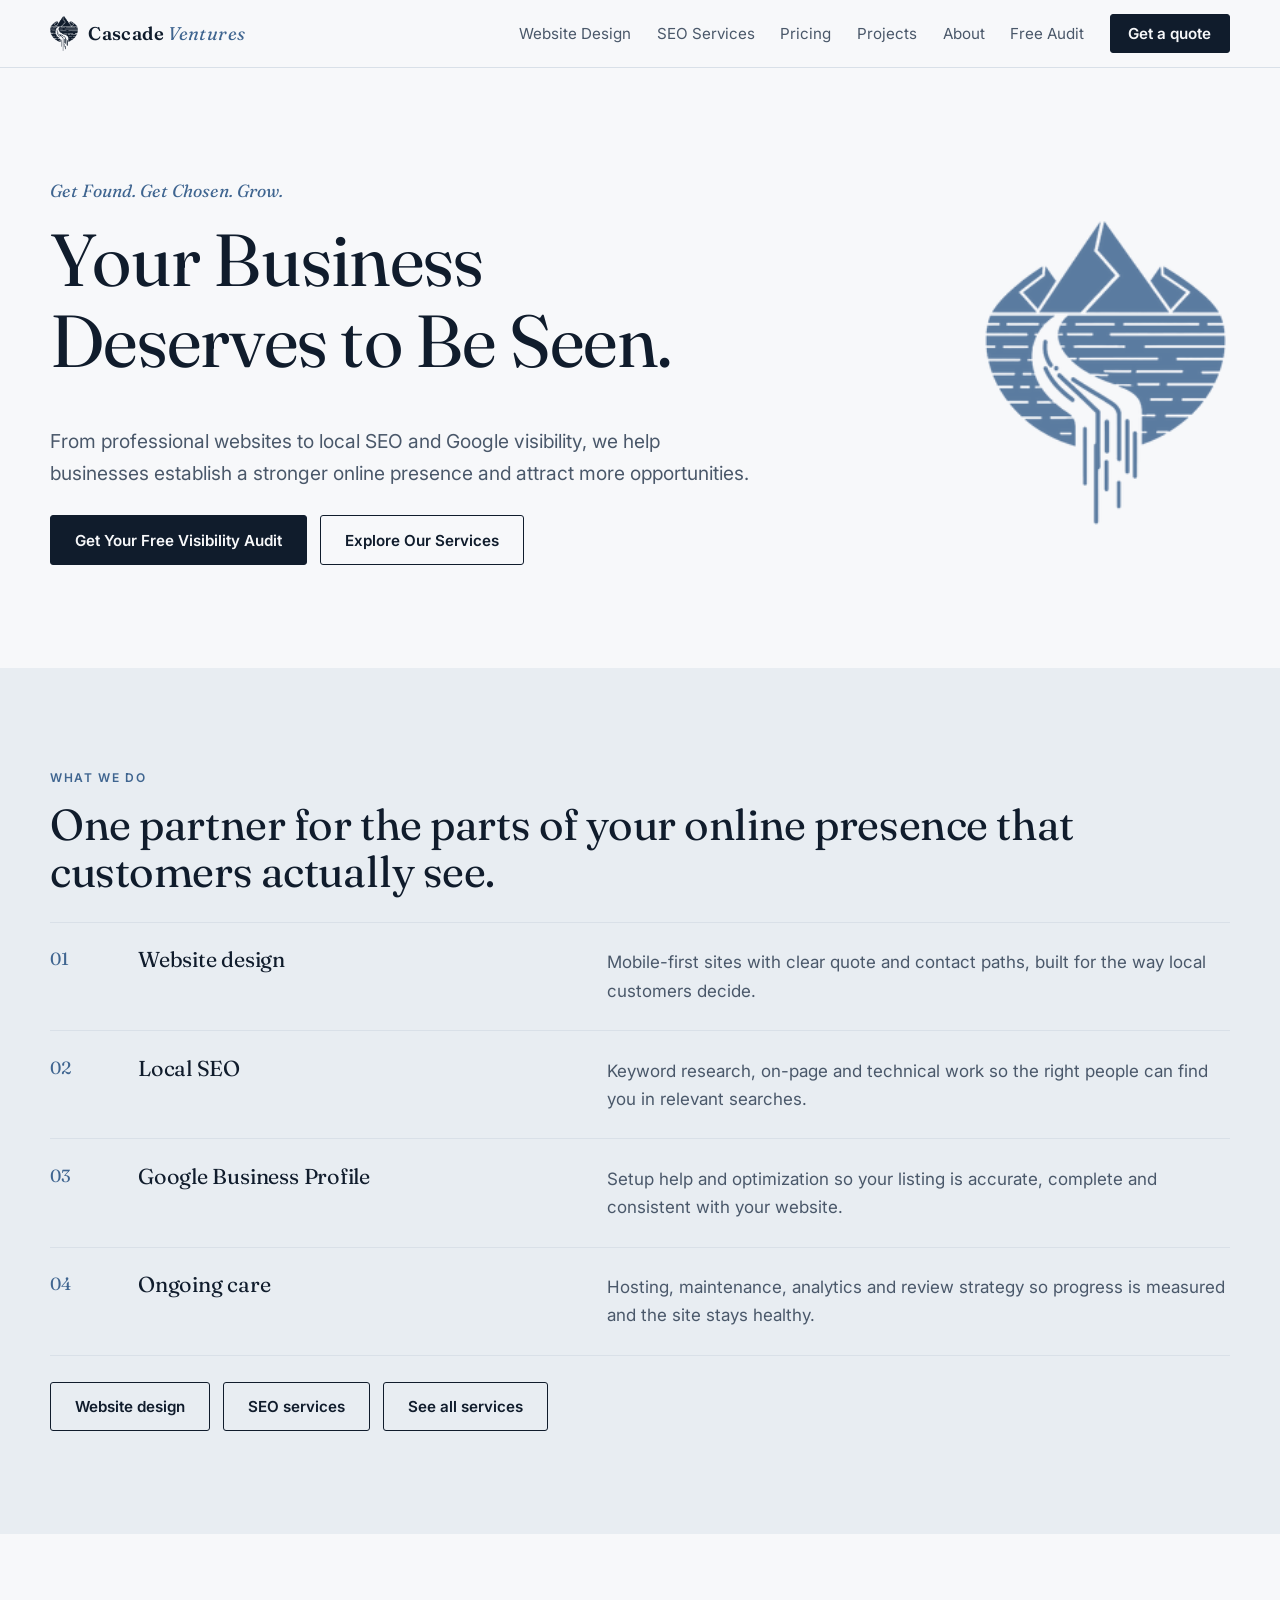
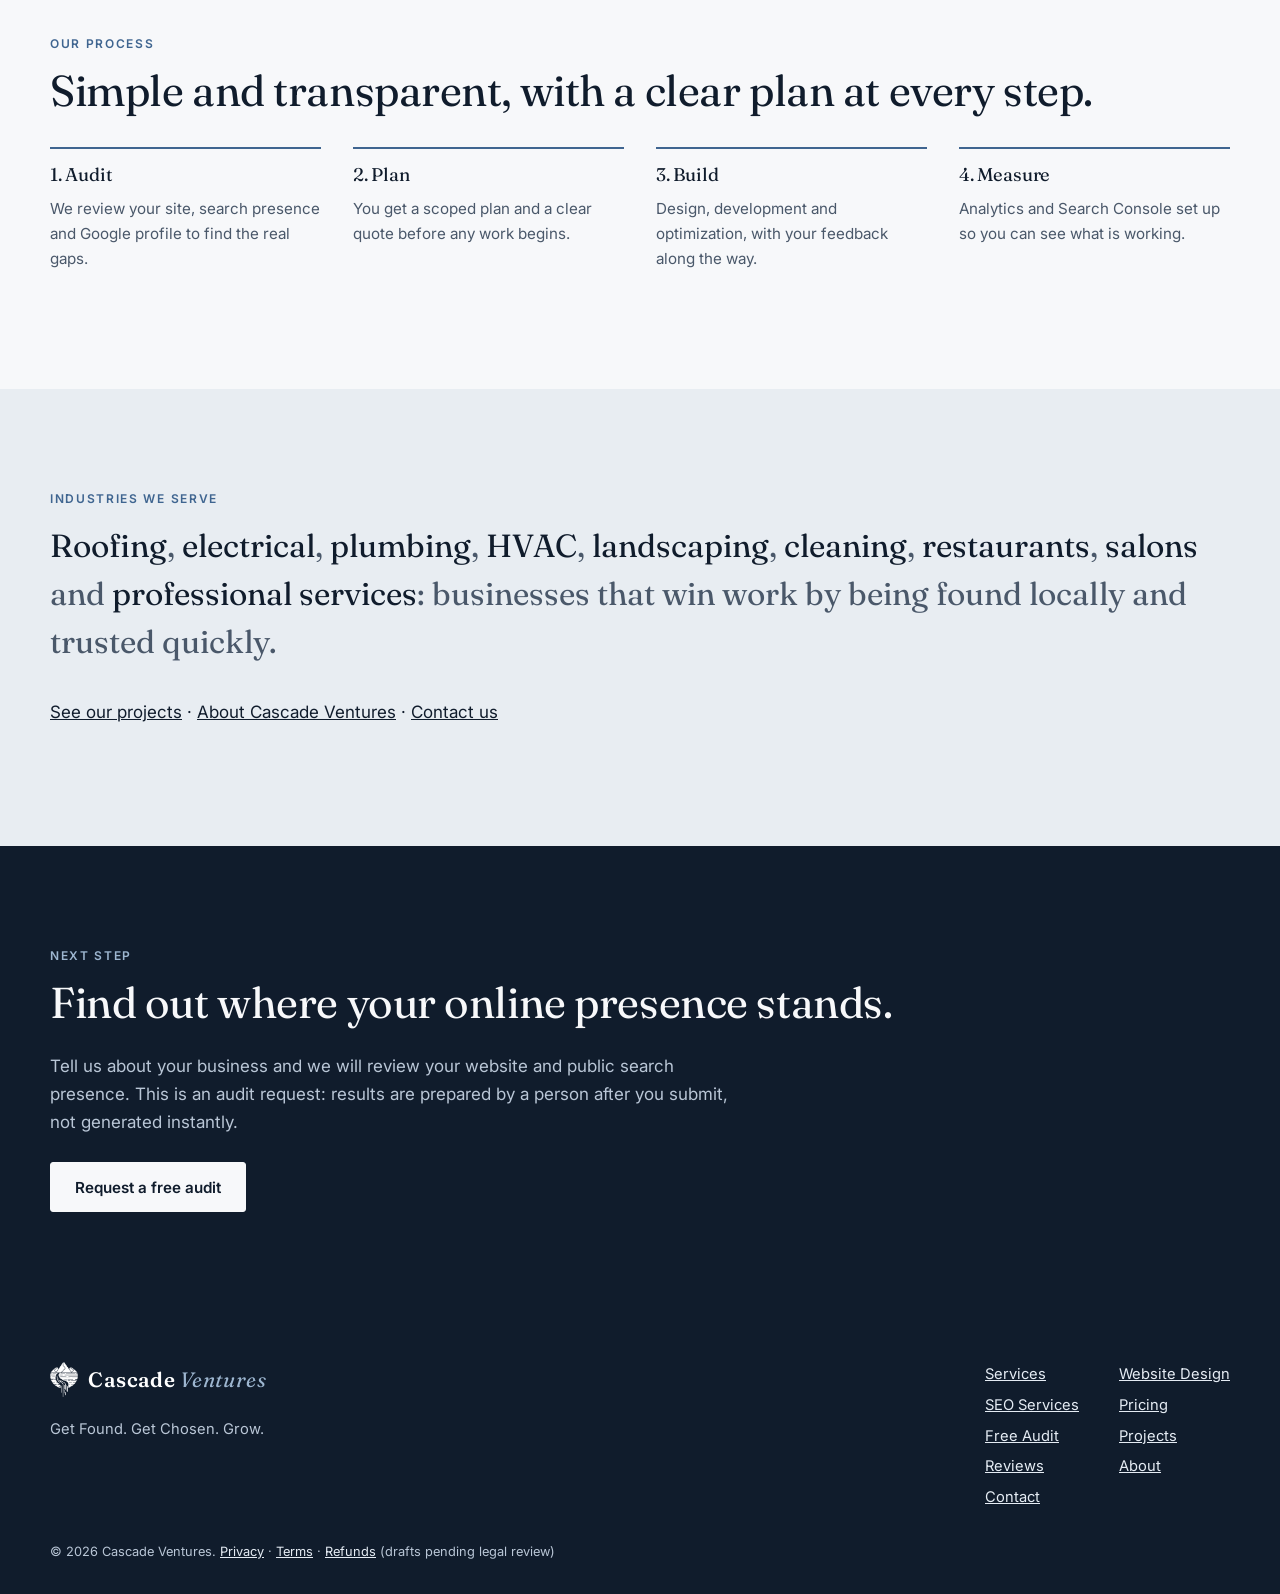
<file: index.html>
<!DOCTYPE html><html lang="en"><head><meta charset="utf-8"><meta name="viewport" content="width=device-width, initial-scale=1, viewport-fit=cover"><title>Cascade Ventures | Web Design &amp; Local SEO for Local Businesses</title><meta name="description" content="Cascade Ventures builds professional websites and improves local search visibility for small businesses. Request a free visibility audit or a quote."><meta name="robots" content="index, follow"><link rel="canonical" href="https://www.cascadeventures.ca/"><meta property="og:type" content="website"><meta property="og:site_name" content="Cascade Ventures"><meta property="og:locale" content="en_CA"><meta property="og:title" content="Cascade Ventures | Web Design &amp; Local SEO for Local Businesses"><meta property="og:description" content="Cascade Ventures builds professional websites and improves local search visibility for small businesses. Request a free visibility audit or a quote."><meta property="og:url" content="https://www.cascadeventures.ca/"><meta property="og:image" content="https://www.cascadeventures.ca/assets/og-image.png"><meta property="og:image:width" content="1200"><meta property="og:image:height" content="630"><meta property="og:image:alt" content="Cascade Ventures logo: a mountain, lake and waterfall mark, with the tagline Get Found. Get Chosen. Grow."><meta name="twitter:card" content="summary_large_image"><meta name="twitter:title" content="Cascade Ventures | Web Design &amp; Local SEO for Local Businesses"><meta name="twitter:description" content="Cascade Ventures builds professional websites and improves local search visibility for small businesses. Request a free visibility audit or a quote."><meta name="twitter:image" content="https://www.cascadeventures.ca/assets/og-image.png"><meta name="twitter:image:alt" content="Cascade Ventures logo: a mountain, lake and waterfall mark, with the tagline Get Found. Get Chosen. Grow."><meta name="theme-color" content="#101C2C"><link rel="icon" href="/favicon.ico" sizes="any"><link rel="icon" type="image/png" sizes="32x32" href="/favicon-32.png"><link rel="apple-touch-icon" href="/apple-touch-icon.png"><link rel="preconnect" href="https://fonts.googleapis.com"><link rel="preconnect" href="https://fonts.gstatic.com" crossorigin><link href="https://fonts.googleapis.com/css2?family=Fraunces:opsz,wght@9..144,400;9..144,600&amp;family=Inter:wght@400;500;600&amp;display=swap" rel="stylesheet"><link rel="stylesheet" href="/assets/site.css"><script type="application/ld+json">{"@context":"https://schema.org","@graph":[{"@type":"Organization","@id":"https://www.cascadeventures.ca/#organization","name":"Cascade Ventures","url":"https://www.cascadeventures.ca/","logo":"https://www.cascadeventures.ca/assets/logo-512.png","description":"Professional websites and digital visibility solutions designed to help local businesses compete and grow."},{"@type":"WebSite","@id":"https://www.cascadeventures.ca/#website","name":"Cascade Ventures","url":"https://www.cascadeventures.ca/","publisher":{"@id":"https://www.cascadeventures.ca/#organization"}}]}</script></head><body><a class="skip" href="#main">Skip to content</a><div class="consent" id="consent" role="region" aria-label="Analytics choice" hidden><p>We would like to use analytics to understand how the site is used. Nothing loads unless you accept.</p><button class="btn" id="c-yes" type="button">Accept analytics</button><button class="btn ghost" id="c-no" type="button">Decline</button></div><header class="top"><div class="wrap"><a class="logo" href="/" aria-label="Cascade Ventures home"><i aria-hidden="true"></i><b style="font-weight:inherit">Cascade <span>Ventures</span></b></a><button class="menu" aria-expanded="false" aria-controls="nl">Menu</button><nav aria-label="Main"><ul id="nl"><li><a href="/website-design">Website Design</a></li><li><a href="/seo-services">SEO Services</a></li><li><a href="/pricing">Pricing</a></li><li><a href="/projects">Projects</a></li><li><a href="/about">About</a></li><li><a href="/visibility-audit">Free Audit</a></li><li><a class="btn" style="padding:.55rem 1.1rem;color:var(--bg)" href="/contact">Get a quote</a></li></ul></nav></div></header><main id="main" tabindex="-1"><section class="hero"><div class="wrap grid"><div><p class="tag">Get Found. Get Chosen. Grow.</p><h1>Your Business Deserves to Be Seen.</h1><p class="lead">From professional websites to local SEO and Google visibility, we help businesses establish a stronger online presence and attract more opportunities.</p><div class="btns"><a class="btn" href="/visibility-audit">Get Your Free Visibility Audit</a><a class="btn ghost" href="/services">Explore Our Services</a></div></div><div class="hero-mark" aria-hidden="true"></div></div></section><section class="alt"><div class="wrap"><span class="eyebrow">What we do</span><h2>One partner for the parts of your online presence that customers actually see.</h2><div class="rows"><div class="lift"><span class="n">01</span><h3>Website design</h3><p>Mobile-first sites with clear quote and contact paths, built for the way local customers decide.</p></div><div class="lift"><span class="n">02</span><h3>Local SEO</h3><p>Keyword research, on-page and technical work so the right people can find you in relevant searches.</p></div><div class="lift"><span class="n">03</span><h3>Google Business Profile</h3><p>Setup help and optimization so your listing is accurate, complete and consistent with your website.</p></div><div class="lift"><span class="n">04</span><h3>Ongoing care</h3><p>Hosting, maintenance, analytics and review strategy so progress is measured and the site stays healthy.</p></div></div><div class="btns"><a class="btn ghost" href="/website-design">Website design</a><a class="btn ghost" href="/seo-services">SEO services</a><a class="btn ghost" href="/services">See all services</a></div></div></section><section><div class="wrap"><span class="eyebrow">Our process</span><h2>Simple and transparent, with a clear plan at every step.</h2><div class="steps"><div class="lift"><h3>1. Audit</h3><p>We review your site, search presence and Google profile to find the real gaps.</p></div><div class="lift"><h3>2. Plan</h3><p>You get a scoped plan and a clear quote before any work begins.</p></div><div class="lift"><h3>3. Build</h3><p>Design, development and optimization, with your feedback along the way.</p></div><div class="lift"><h3>4. Measure</h3><p>Analytics and Search Console set up so you can see what is working.</p></div></div></div></section><section class="alt"><div class="wrap"><span class="eyebrow">Industries we serve</span><p class="inds"><span>Roofing</span>, <span>electrical</span>, <span>plumbing</span>, <span>HVAC</span>, <span>landscaping</span>, <span>cleaning</span>, <span>restaurants</span>, <span>salons</span> and <span>professional services</span>: businesses that win work by being found locally and trusted quickly.</p><p style="margin-top:1.5rem"><a href="/projects">See our projects</a> · <a href="/about">About Cascade Ventures</a> · <a href="/contact">Contact us</a></p></div></section><section class="band"><div class="wrap"><span class="eyebrow">Next step</span><h2>Find out where your online presence stands.</h2><p>Tell us about your business and we will review your website and public search presence. This is an audit request: results are prepared by a person after you submit, not generated instantly.</p><div class="btns"><a class="btn" href="/visibility-audit">Request a free audit</a></div></div></section></main><footer><div class="wrap"><div><a class="logo" href="/" aria-label="Cascade Ventures home"><i aria-hidden="true"></i><b style="font-weight:inherit">Cascade <span>Ventures</span></b></a><p style="margin-top:.8rem">Get Found. Get Chosen. Grow.</p></div><ul class="cols"><li><a href="/services">Services</a></li><li><a href="/website-design">Website Design</a></li><li><a href="/seo-services">SEO Services</a></li><li><a href="/pricing">Pricing</a></li><li><a href="/visibility-audit">Free Audit</a></li><li><a href="/projects">Projects</a></li><li><a href="/reviews">Reviews</a></li><li><a href="/about">About</a></li><li><a href="/contact">Contact</a></li></ul><p style="width:100%;font-size:.8rem;margin:0">© <span id="yr">2026</span> Cascade Ventures. <a href="/privacy">Privacy</a> · <a href="/terms">Terms</a> · <a href="/refunds">Refunds</a> (drafts pending legal review)</p></div></footer><script src="/assets/site.js" defer></script></body></html>
</file>
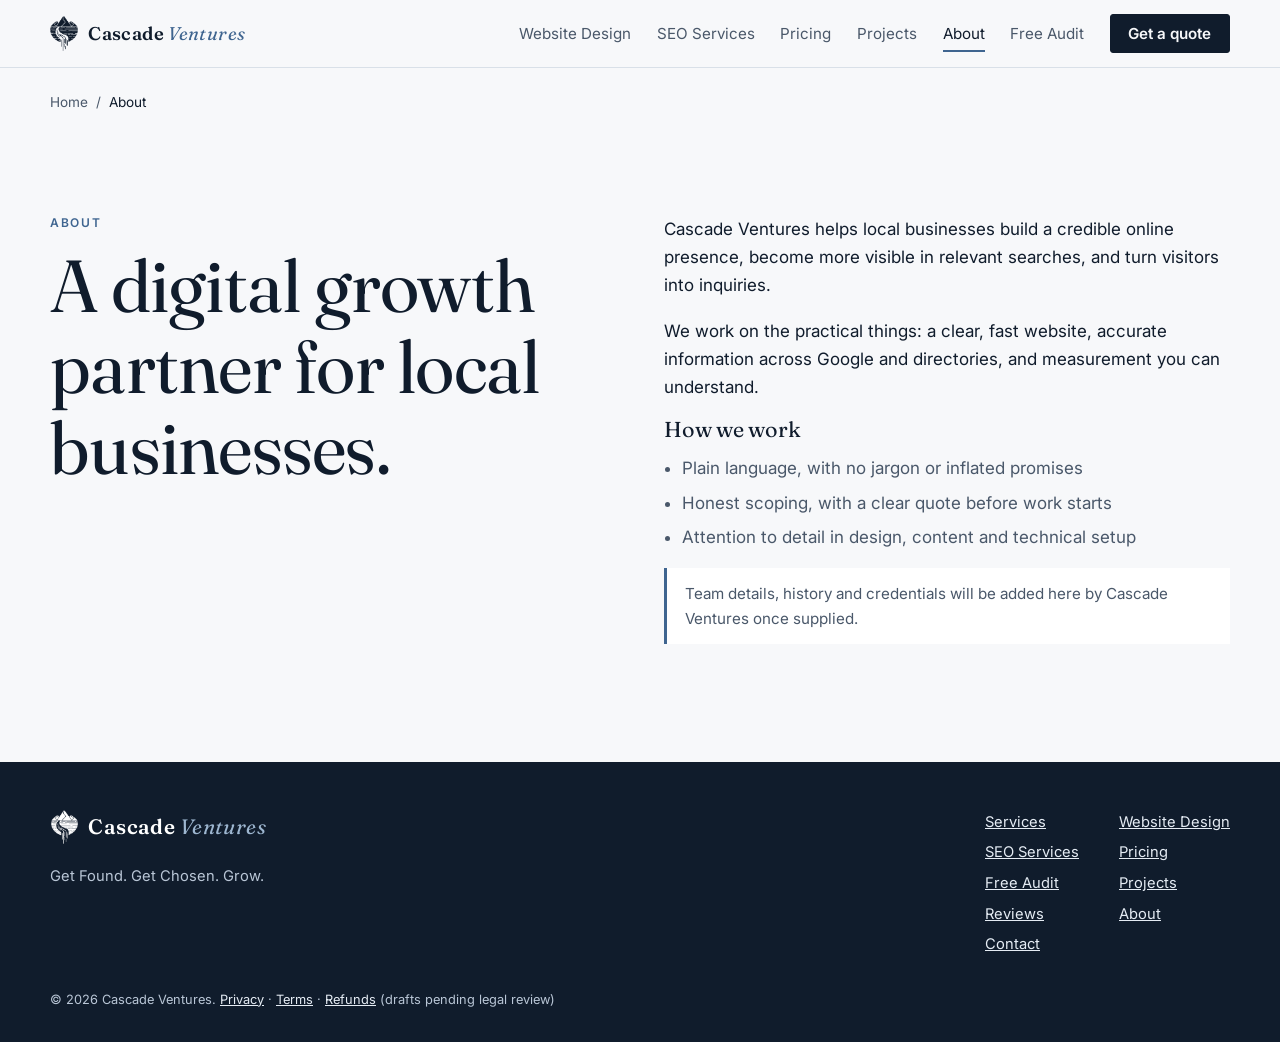
<file: about.html>
<!DOCTYPE html><html lang="en"><head><meta charset="utf-8"><meta name="viewport" content="width=device-width, initial-scale=1, viewport-fit=cover"><title>About Cascade Ventures | Local Web Design &amp; SEO Partner</title><meta name="description" content="Cascade Ventures is a digital growth partner helping local businesses build a credible online presence and turn visitors into inquiries."><meta name="robots" content="index, follow"><link rel="canonical" href="https://www.cascadeventures.ca/about"><meta property="og:type" content="website"><meta property="og:site_name" content="Cascade Ventures"><meta property="og:locale" content="en_CA"><meta property="og:title" content="About Cascade Ventures | Local Web Design &amp; SEO Partner"><meta property="og:description" content="Cascade Ventures is a digital growth partner helping local businesses build a credible online presence and turn visitors into inquiries."><meta property="og:url" content="https://www.cascadeventures.ca/about"><meta property="og:image" content="https://www.cascadeventures.ca/assets/og-image.png"><meta property="og:image:width" content="1200"><meta property="og:image:height" content="630"><meta property="og:image:alt" content="Cascade Ventures logo: a mountain, lake and waterfall mark, with the tagline Get Found. Get Chosen. Grow."><meta name="twitter:card" content="summary_large_image"><meta name="twitter:title" content="About Cascade Ventures | Local Web Design &amp; SEO Partner"><meta name="twitter:description" content="Cascade Ventures is a digital growth partner helping local businesses build a credible online presence and turn visitors into inquiries."><meta name="twitter:image" content="https://www.cascadeventures.ca/assets/og-image.png"><meta name="twitter:image:alt" content="Cascade Ventures logo: a mountain, lake and waterfall mark, with the tagline Get Found. Get Chosen. Grow."><meta name="theme-color" content="#101C2C"><link rel="icon" href="/favicon.ico" sizes="any"><link rel="icon" type="image/png" sizes="32x32" href="/favicon-32.png"><link rel="apple-touch-icon" href="/apple-touch-icon.png"><link rel="preconnect" href="https://fonts.googleapis.com"><link rel="preconnect" href="https://fonts.gstatic.com" crossorigin><link href="https://fonts.googleapis.com/css2?family=Fraunces:opsz,wght@9..144,400;9..144,600&amp;family=Inter:wght@400;500;600&amp;display=swap" rel="stylesheet"><link rel="stylesheet" href="/assets/site.css"><script type="application/ld+json">{"@context":"https://schema.org","@graph":[{"@type":"BreadcrumbList","itemListElement":[{"@type":"ListItem","position":1,"name":"Home","item":"https://www.cascadeventures.ca/"},{"@type":"ListItem","position":2,"name":"About","item":"https://www.cascadeventures.ca/about"}]}]}</script></head><body><a class="skip" href="#main">Skip to content</a><div class="consent" id="consent" role="region" aria-label="Analytics choice" hidden><p>We would like to use analytics to understand how the site is used. Nothing loads unless you accept.</p><button class="btn" id="c-yes" type="button">Accept analytics</button><button class="btn ghost" id="c-no" type="button">Decline</button></div><header class="top"><div class="wrap"><a class="logo" href="/" aria-label="Cascade Ventures home"><i aria-hidden="true"></i><b style="font-weight:inherit">Cascade <span>Ventures</span></b></a><button class="menu" aria-expanded="false" aria-controls="nl">Menu</button><nav aria-label="Main"><ul id="nl"><li><a href="/website-design">Website Design</a></li><li><a href="/seo-services">SEO Services</a></li><li><a href="/pricing">Pricing</a></li><li><a href="/projects">Projects</a></li><li><a href="/about" aria-current="page">About</a></li><li><a href="/visibility-audit">Free Audit</a></li><li><a class="btn" style="padding:.55rem 1.1rem;color:var(--bg)" href="/contact">Get a quote</a></li></ul></nav></div></header><main id="main" tabindex="-1"><div class="wrap crumbs-wrap"><nav class="crumbs" aria-label="Breadcrumb"><ol><li><a href="/">Home</a></li><li aria-current="page">About</li></ol></nav></div><section><div class="wrap split"><div><span class="eyebrow">About</span><h1>A digital growth partner for local businesses.</h1></div><div><p>Cascade Ventures helps local businesses build a credible online presence, become more visible in relevant searches, and turn visitors into inquiries.</p><p>We work on the practical things: a clear, fast website, accurate information across Google and directories, and measurement you can understand.</p><h2 class="sm">How we work</h2><ul class="chk"><li>Plain language, with no jargon or inflated promises</li><li>Honest scoping, with a clear quote before work starts</li><li>Attention to detail in design, content and technical setup</li></ul><p class="note">Team details, history and credentials will be added here by Cascade Ventures once supplied.</p></div></div></section></main><footer><div class="wrap"><div><a class="logo" href="/" aria-label="Cascade Ventures home"><i aria-hidden="true"></i><b style="font-weight:inherit">Cascade <span>Ventures</span></b></a><p style="margin-top:.8rem">Get Found. Get Chosen. Grow.</p></div><ul class="cols"><li><a href="/services">Services</a></li><li><a href="/website-design">Website Design</a></li><li><a href="/seo-services">SEO Services</a></li><li><a href="/pricing">Pricing</a></li><li><a href="/visibility-audit">Free Audit</a></li><li><a href="/projects">Projects</a></li><li><a href="/reviews">Reviews</a></li><li><a href="/about">About</a></li><li><a href="/contact">Contact</a></li></ul><p style="width:100%;font-size:.8rem;margin:0">© <span id="yr">2026</span> Cascade Ventures. <a href="/privacy">Privacy</a> · <a href="/terms">Terms</a> · <a href="/refunds">Refunds</a> (drafts pending legal review)</p></div></footer><script src="/assets/site.js" defer></script></body></html>
</file>
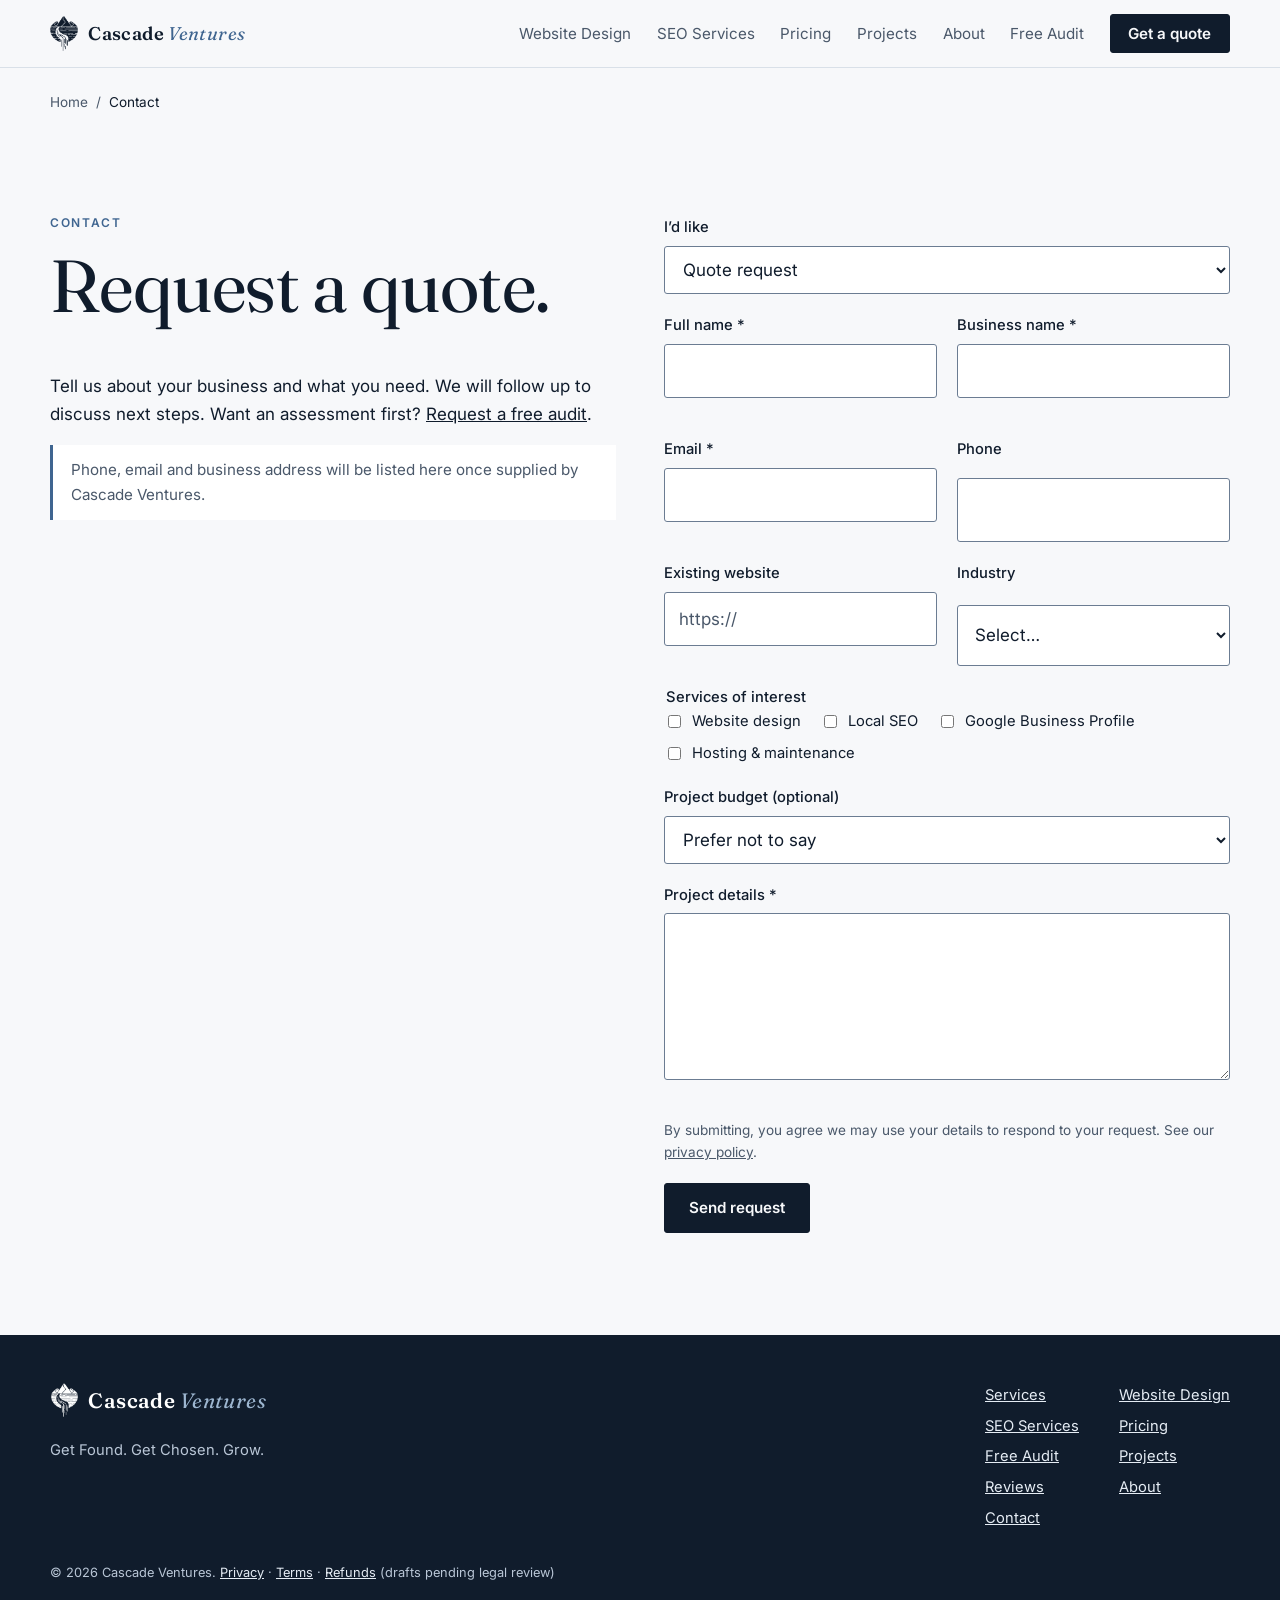
<file: contact.html>
<!DOCTYPE html><html lang="en"><head><meta charset="utf-8"><meta name="viewport" content="width=device-width, initial-scale=1, viewport-fit=cover"><title>Contact &amp; Quote Request | Cascade Ventures</title><meta name="description" content="Request a quote from Cascade Ventures. Tell us about your business and what you need, and we will follow up."><meta name="robots" content="index, follow"><link rel="canonical" href="https://www.cascadeventures.ca/contact"><meta property="og:type" content="website"><meta property="og:site_name" content="Cascade Ventures"><meta property="og:locale" content="en_CA"><meta property="og:title" content="Contact &amp; Quote Request | Cascade Ventures"><meta property="og:description" content="Request a quote from Cascade Ventures. Tell us about your business and what you need, and we will follow up."><meta property="og:url" content="https://www.cascadeventures.ca/contact"><meta property="og:image" content="https://www.cascadeventures.ca/assets/og-image.png"><meta property="og:image:width" content="1200"><meta property="og:image:height" content="630"><meta property="og:image:alt" content="Cascade Ventures logo: a mountain, lake and waterfall mark, with the tagline Get Found. Get Chosen. Grow."><meta name="twitter:card" content="summary_large_image"><meta name="twitter:title" content="Contact &amp; Quote Request | Cascade Ventures"><meta name="twitter:description" content="Request a quote from Cascade Ventures. Tell us about your business and what you need, and we will follow up."><meta name="twitter:image" content="https://www.cascadeventures.ca/assets/og-image.png"><meta name="twitter:image:alt" content="Cascade Ventures logo: a mountain, lake and waterfall mark, with the tagline Get Found. Get Chosen. Grow."><meta name="theme-color" content="#101C2C"><link rel="icon" href="/favicon.ico" sizes="any"><link rel="icon" type="image/png" sizes="32x32" href="/favicon-32.png"><link rel="apple-touch-icon" href="/apple-touch-icon.png"><link rel="preconnect" href="https://fonts.googleapis.com"><link rel="preconnect" href="https://fonts.gstatic.com" crossorigin><link href="https://fonts.googleapis.com/css2?family=Fraunces:opsz,wght@9..144,400;9..144,600&amp;family=Inter:wght@400;500;600&amp;display=swap" rel="stylesheet"><link rel="stylesheet" href="/assets/site.css"><script type="application/ld+json">{"@context":"https://schema.org","@graph":[{"@type":"BreadcrumbList","itemListElement":[{"@type":"ListItem","position":1,"name":"Home","item":"https://www.cascadeventures.ca/"},{"@type":"ListItem","position":2,"name":"Contact","item":"https://www.cascadeventures.ca/contact"}]}]}</script></head><body><a class="skip" href="#main">Skip to content</a><div class="consent" id="consent" role="region" aria-label="Analytics choice" hidden><p>We would like to use analytics to understand how the site is used. Nothing loads unless you accept.</p><button class="btn" id="c-yes" type="button">Accept analytics</button><button class="btn ghost" id="c-no" type="button">Decline</button></div><header class="top"><div class="wrap"><a class="logo" href="/" aria-label="Cascade Ventures home"><i aria-hidden="true"></i><b style="font-weight:inherit">Cascade <span>Ventures</span></b></a><button class="menu" aria-expanded="false" aria-controls="nl">Menu</button><nav aria-label="Main"><ul id="nl"><li><a href="/website-design">Website Design</a></li><li><a href="/seo-services">SEO Services</a></li><li><a href="/pricing">Pricing</a></li><li><a href="/projects">Projects</a></li><li><a href="/about">About</a></li><li><a href="/visibility-audit">Free Audit</a></li><li><a class="btn" style="padding:.55rem 1.1rem;color:var(--bg)" href="/contact">Get a quote</a></li></ul></nav></div></header><main id="main" tabindex="-1"><div class="wrap crumbs-wrap"><nav class="crumbs" aria-label="Breadcrumb"><ol><li><a href="/">Home</a></li><li aria-current="page">Contact</li></ol></nav></div><section><div class="wrap split"><div><span class="eyebrow">Contact</span><h1>Request a quote.</h1><p>Tell us about your business and what you need. We will follow up to discuss next steps. Want an assessment first? <a href="/visibility-audit">Request a free audit</a>.</p><p class="note">Phone, email and business address will be listed here once supplied by Cascade Ventures.</p></div><div><form id="qf" novalidate data-kind="Quote request"><div class="f"><label for="type">I’d like</label><select id="type" name="Request type"><option>Quote request</option><option>General question</option></select></div><div class="two"><div class="f"><label for="name">Full name *</label><input id="name" name="Name" autocomplete="name" required data-v="req" data-m="Please enter your name." aria-describedby="e-name"><div class="err" id="e-name"></div></div><div class="f"><label for="biz">Business name *</label><input id="biz" name="Business" autocomplete="organization" required data-v="req" data-m="Please enter your business name." aria-describedby="e-biz"><div class="err" id="e-biz"></div></div></div><div class="two"><div class="f"><label for="email">Email *</label><input id="email" name="Email" type="email" autocomplete="email" required data-v="email" data-m="Please enter a valid email address." aria-describedby="e-email"><div class="err" id="e-email"></div></div><div class="f"><label for="phone">Phone</label><input id="phone" name="Phone" type="tel" autocomplete="tel"></div></div><div class="two"><div class="f"><label for="site">Existing website</label><input id="site" name="Website" type="url" placeholder="https://" data-v="url" data-m="Enter a full address starting with https://" aria-describedby="e-site"><div class="err" id="e-site"></div></div><div class="f"><label for="ind">Industry</label><select id="ind" name="Industry"><option value="">Select…</option><option>Contractor / trades</option><option>Restaurant</option><option>Salon / personal care</option><option>Cleaning</option><option>Professional services</option><option>Other</option></select></div></div><fieldset><legend>Services of interest</legend><label><input type="checkbox" name="Services" value="Website design"> Website design</label><label><input type="checkbox" name="Services" value="Local SEO"> Local SEO</label><label><input type="checkbox" name="Services" value="Google Business Profile"> Google Business Profile</label><label><input type="checkbox" name="Services" value="Hosting &amp; maintenance"> Hosting &amp; maintenance</label></fieldset><div class="f"><label for="bud">Project budget (optional)</label><select id="bud" name="Budget"><option value="">Prefer not to say</option><option>Under $2,000</option><option>$2,000–$5,000</option><option>$5,000–$10,000</option><option>$10,000+</option></select></div><div class="f"><label for="msg">Project details *</label><textarea id="msg" name="Details" rows="5" required data-v="long" data-m="Please add a few details (at least 10 characters)." aria-describedby="e-msg"></textarea><div class="err" id="e-msg"></div></div><div class="hp" aria-hidden="true"><label>Leave blank<input name="hp" tabindex="-1" autocomplete="off"></label></div><p class="fine">By submitting, you agree we may use your details to respond to your request. See our <a href="/privacy">privacy policy</a>.</p><div><button class="btn" type="submit">Send request</button></div></form><div class="status" role="status" aria-live="polite" tabindex="-1"></div></div></div></section></main><footer><div class="wrap"><div><a class="logo" href="/" aria-label="Cascade Ventures home"><i aria-hidden="true"></i><b style="font-weight:inherit">Cascade <span>Ventures</span></b></a><p style="margin-top:.8rem">Get Found. Get Chosen. Grow.</p></div><ul class="cols"><li><a href="/services">Services</a></li><li><a href="/website-design">Website Design</a></li><li><a href="/seo-services">SEO Services</a></li><li><a href="/pricing">Pricing</a></li><li><a href="/visibility-audit">Free Audit</a></li><li><a href="/projects">Projects</a></li><li><a href="/reviews">Reviews</a></li><li><a href="/about">About</a></li><li><a href="/contact">Contact</a></li></ul><p style="width:100%;font-size:.8rem;margin:0">© <span id="yr">2026</span> Cascade Ventures. <a href="/privacy">Privacy</a> · <a href="/terms">Terms</a> · <a href="/refunds">Refunds</a> (drafts pending legal review)</p></div></footer><script src="/assets/site.js" defer></script></body></html>
</file>
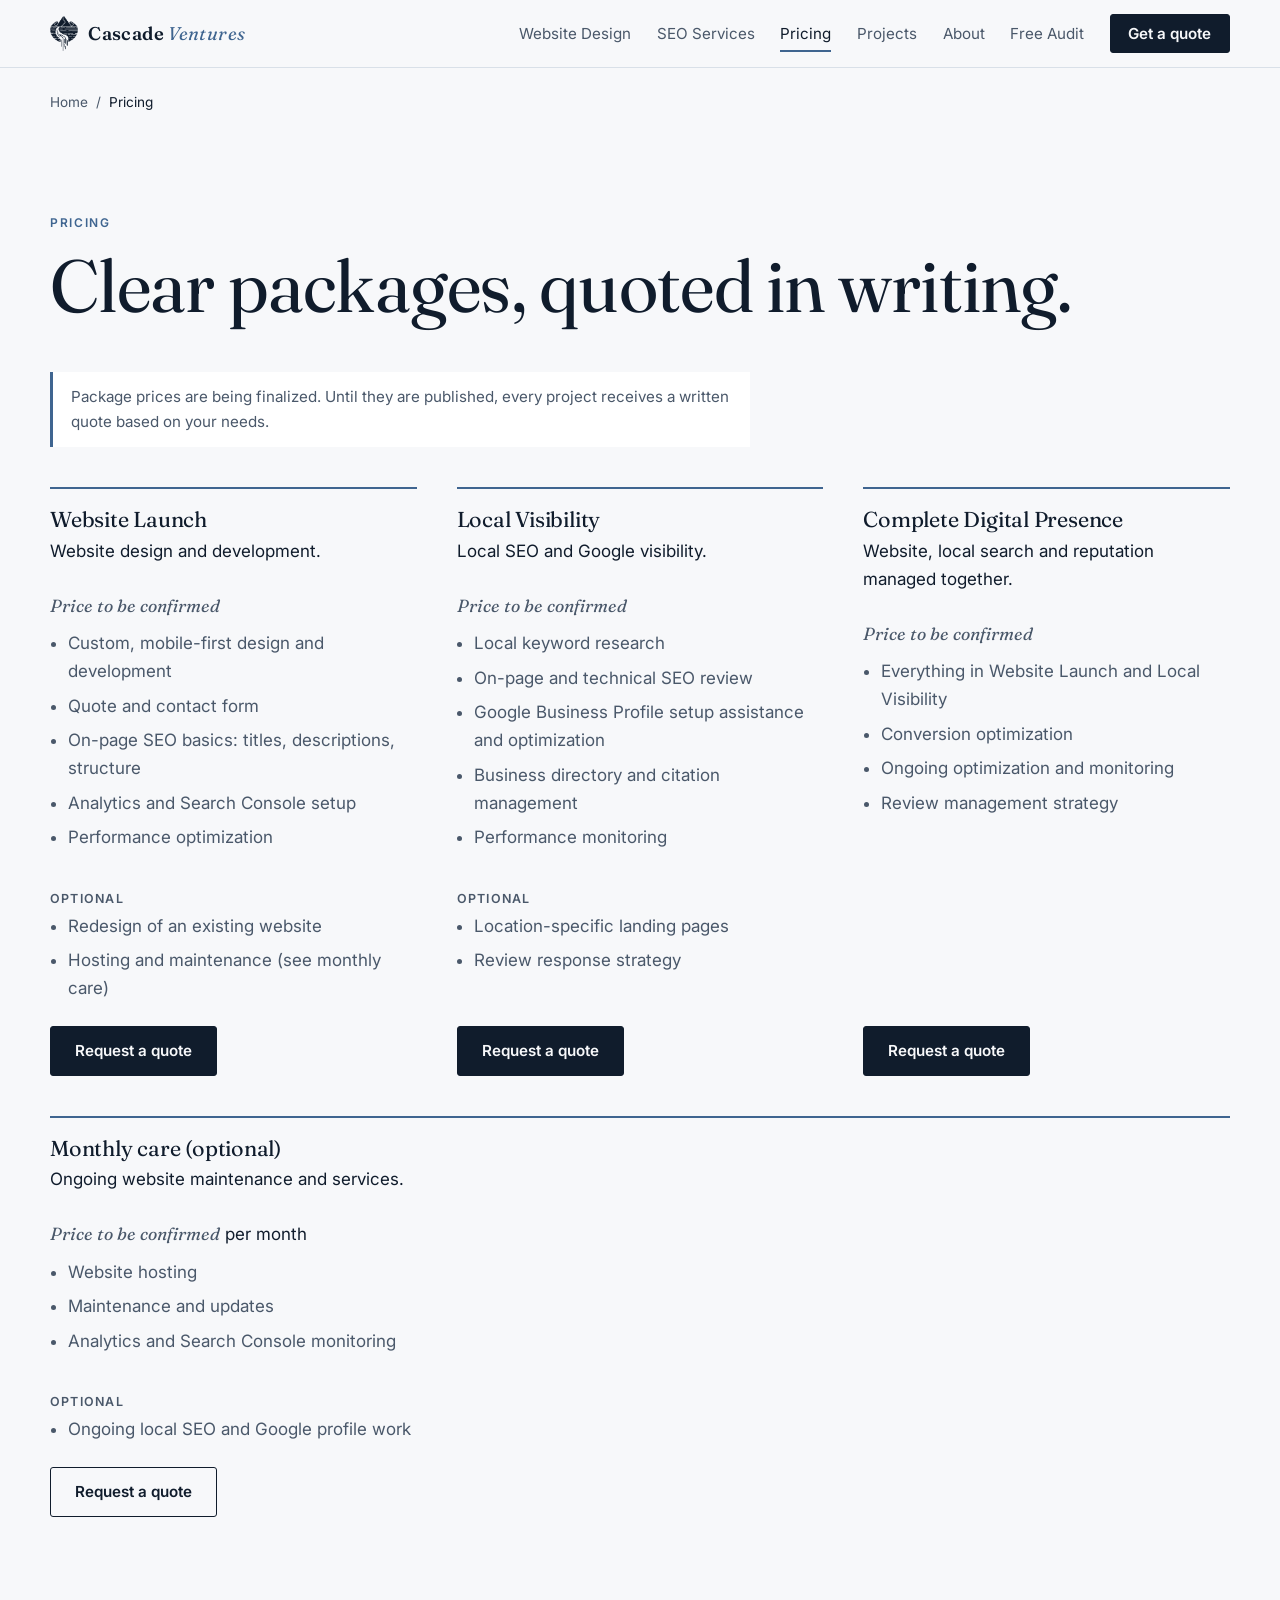
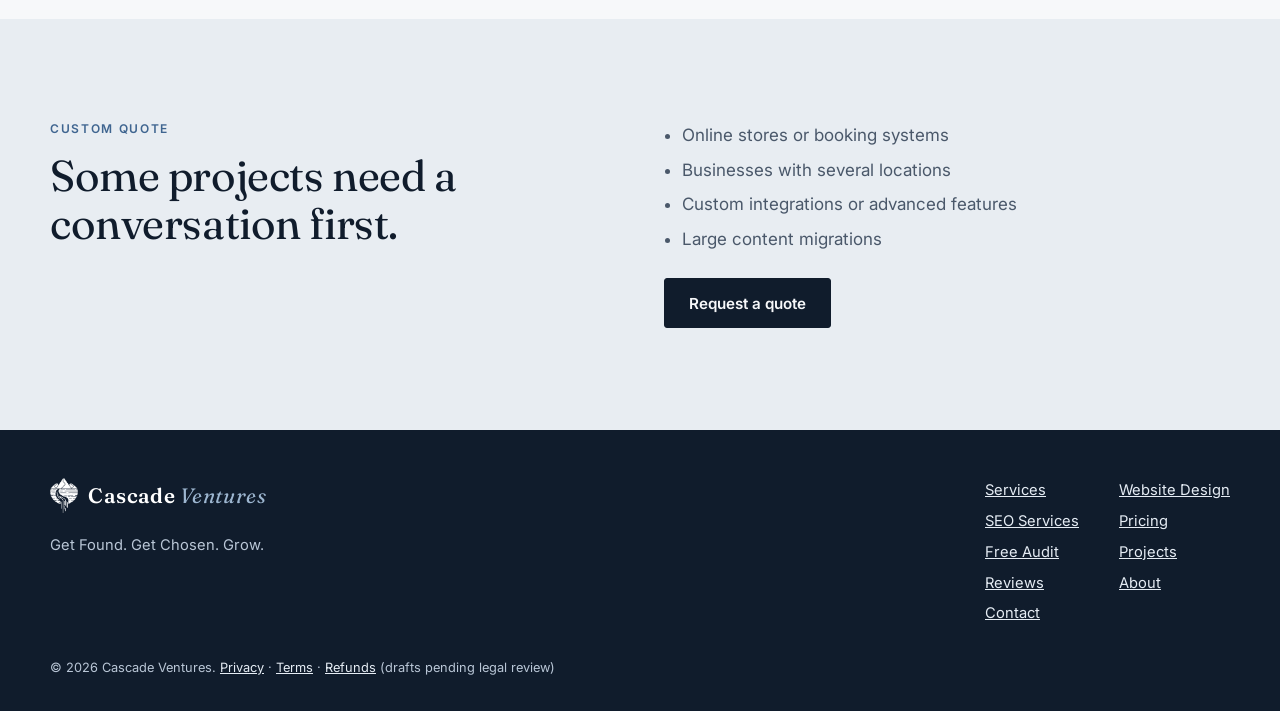
<file: pricing.html>
<!DOCTYPE html><html lang="en"><head><meta charset="utf-8"><meta name="viewport" content="width=device-width, initial-scale=1, viewport-fit=cover"><title>Website &amp; SEO Packages | Cascade Ventures</title><meta name="description" content="Website design, local SEO and digital presence packages from Cascade Ventures. Request a written quote based on your needs."><meta name="robots" content="index, follow"><link rel="canonical" href="https://www.cascadeventures.ca/pricing"><meta property="og:type" content="website"><meta property="og:site_name" content="Cascade Ventures"><meta property="og:locale" content="en_CA"><meta property="og:title" content="Website &amp; SEO Packages | Cascade Ventures"><meta property="og:description" content="Website design, local SEO and digital presence packages from Cascade Ventures. Request a written quote based on your needs."><meta property="og:url" content="https://www.cascadeventures.ca/pricing"><meta property="og:image" content="https://www.cascadeventures.ca/assets/og-image.png"><meta property="og:image:width" content="1200"><meta property="og:image:height" content="630"><meta property="og:image:alt" content="Cascade Ventures logo: a mountain, lake and waterfall mark, with the tagline Get Found. Get Chosen. Grow."><meta name="twitter:card" content="summary_large_image"><meta name="twitter:title" content="Website &amp; SEO Packages | Cascade Ventures"><meta name="twitter:description" content="Website design, local SEO and digital presence packages from Cascade Ventures. Request a written quote based on your needs."><meta name="twitter:image" content="https://www.cascadeventures.ca/assets/og-image.png"><meta name="twitter:image:alt" content="Cascade Ventures logo: a mountain, lake and waterfall mark, with the tagline Get Found. Get Chosen. Grow."><meta name="theme-color" content="#101C2C"><link rel="icon" href="/favicon.ico" sizes="any"><link rel="icon" type="image/png" sizes="32x32" href="/favicon-32.png"><link rel="apple-touch-icon" href="/apple-touch-icon.png"><link rel="preconnect" href="https://fonts.googleapis.com"><link rel="preconnect" href="https://fonts.gstatic.com" crossorigin><link href="https://fonts.googleapis.com/css2?family=Fraunces:opsz,wght@9..144,400;9..144,600&amp;family=Inter:wght@400;500;600&amp;display=swap" rel="stylesheet"><link rel="stylesheet" href="/assets/site.css"><script type="application/ld+json">{"@context":"https://schema.org","@graph":[{"@type":"BreadcrumbList","itemListElement":[{"@type":"ListItem","position":1,"name":"Home","item":"https://www.cascadeventures.ca/"},{"@type":"ListItem","position":2,"name":"Pricing","item":"https://www.cascadeventures.ca/pricing"}]}]}</script></head><body><a class="skip" href="#main">Skip to content</a><div class="consent" id="consent" role="region" aria-label="Analytics choice" hidden><p>We would like to use analytics to understand how the site is used. Nothing loads unless you accept.</p><button class="btn" id="c-yes" type="button">Accept analytics</button><button class="btn ghost" id="c-no" type="button">Decline</button></div><header class="top"><div class="wrap"><a class="logo" href="/" aria-label="Cascade Ventures home"><i aria-hidden="true"></i><b style="font-weight:inherit">Cascade <span>Ventures</span></b></a><button class="menu" aria-expanded="false" aria-controls="nl">Menu</button><nav aria-label="Main"><ul id="nl"><li><a href="/website-design">Website Design</a></li><li><a href="/seo-services">SEO Services</a></li><li><a href="/pricing" aria-current="page">Pricing</a></li><li><a href="/projects">Projects</a></li><li><a href="/about">About</a></li><li><a href="/visibility-audit">Free Audit</a></li><li><a class="btn" style="padding:.55rem 1.1rem;color:var(--bg)" href="/contact">Get a quote</a></li></ul></nav></div></header><main id="main" tabindex="-1"><div class="wrap crumbs-wrap"><nav class="crumbs" aria-label="Breadcrumb"><ol><li><a href="/">Home</a></li><li aria-current="page">Pricing</li></ol></nav></div><section><div class="wrap"><span class="eyebrow">Pricing</span><h1>Clear packages, quoted in writing.</h1><p class="note">Package prices are being finalized. Until they are published, every project receives a written quote based on your needs.</p><div class="pkgs" style="margin-top:2.5rem"><div class="pkg lift"><h2 class="sm">Website Launch</h2><p>Website design and development.</p><p class="price"><b class="tbc">Price to be confirmed</b></p><ul class="chk"><li>Custom, mobile-first design and development</li><li>Quote and contact form</li><li>On-page SEO basics: titles, descriptions, structure</li><li>Analytics and Search Console setup</li><li>Performance optimization</li></ul><p class="opt">Optional</p><ul class="chk"><li>Redesign of an existing website</li><li>Hosting and maintenance (see monthly care)</li></ul><a class="btn" href="/contact?package=Website%20Launch">Request a quote</a></div><div class="pkg lift"><h2 class="sm">Local Visibility</h2><p>Local SEO and Google visibility.</p><p class="price"><b class="tbc">Price to be confirmed</b></p><ul class="chk"><li>Local keyword research</li><li>On-page and technical SEO review</li><li>Google Business Profile setup assistance and optimization</li><li>Business directory and citation management</li><li>Performance monitoring</li></ul><p class="opt">Optional</p><ul class="chk"><li>Location-specific landing pages</li><li>Review response strategy</li></ul><a class="btn" href="/contact?package=Local%20Visibility">Request a quote</a></div><div class="pkg lift"><h2 class="sm">Complete Digital Presence</h2><p>Website, local search and reputation managed together.</p><p class="price"><b class="tbc">Price to be confirmed</b></p><ul class="chk"><li>Everything in Website Launch and Local Visibility</li><li>Conversion optimization</li><li>Ongoing optimization and monitoring</li><li>Review management strategy</li></ul><a class="btn" href="/contact?package=Complete%20Digital%20Presence">Request a quote</a></div><div class="pkg lift wide"><h2 class="sm">Monthly care (optional)</h2><p>Ongoing website maintenance and services.</p><p class="price"><b class="tbc">Price to be confirmed</b><span> per month</span></p><ul class="chk"><li>Website hosting</li><li>Maintenance and updates</li><li>Analytics and Search Console monitoring</li></ul><p class="opt">Optional</p><ul class="chk"><li>Ongoing local SEO and Google profile work</li></ul><a class="btn ghost" href="/contact?package=Monthly%20care%20(optional)">Request a quote</a></div></div></div></section><section class="alt"><div class="wrap split"><div><span class="eyebrow">Custom quote</span><h2>Some projects need a conversation first.</h2></div><div><ul class="chk"><li>Online stores or booking systems</li><li>Businesses with several locations</li><li>Custom integrations or advanced features</li><li>Large content migrations</li></ul><div class="btns"><a class="btn" href="/contact">Request a quote</a></div></div></div></section></main><footer><div class="wrap"><div><a class="logo" href="/" aria-label="Cascade Ventures home"><i aria-hidden="true"></i><b style="font-weight:inherit">Cascade <span>Ventures</span></b></a><p style="margin-top:.8rem">Get Found. Get Chosen. Grow.</p></div><ul class="cols"><li><a href="/services">Services</a></li><li><a href="/website-design">Website Design</a></li><li><a href="/seo-services">SEO Services</a></li><li><a href="/pricing">Pricing</a></li><li><a href="/visibility-audit">Free Audit</a></li><li><a href="/projects">Projects</a></li><li><a href="/reviews">Reviews</a></li><li><a href="/about">About</a></li><li><a href="/contact">Contact</a></li></ul><p style="width:100%;font-size:.8rem;margin:0">© <span id="yr">2026</span> Cascade Ventures. <a href="/privacy">Privacy</a> · <a href="/terms">Terms</a> · <a href="/refunds">Refunds</a> (drafts pending legal review)</p></div></footer><script src="/assets/site.js" defer></script></body></html>
</file>
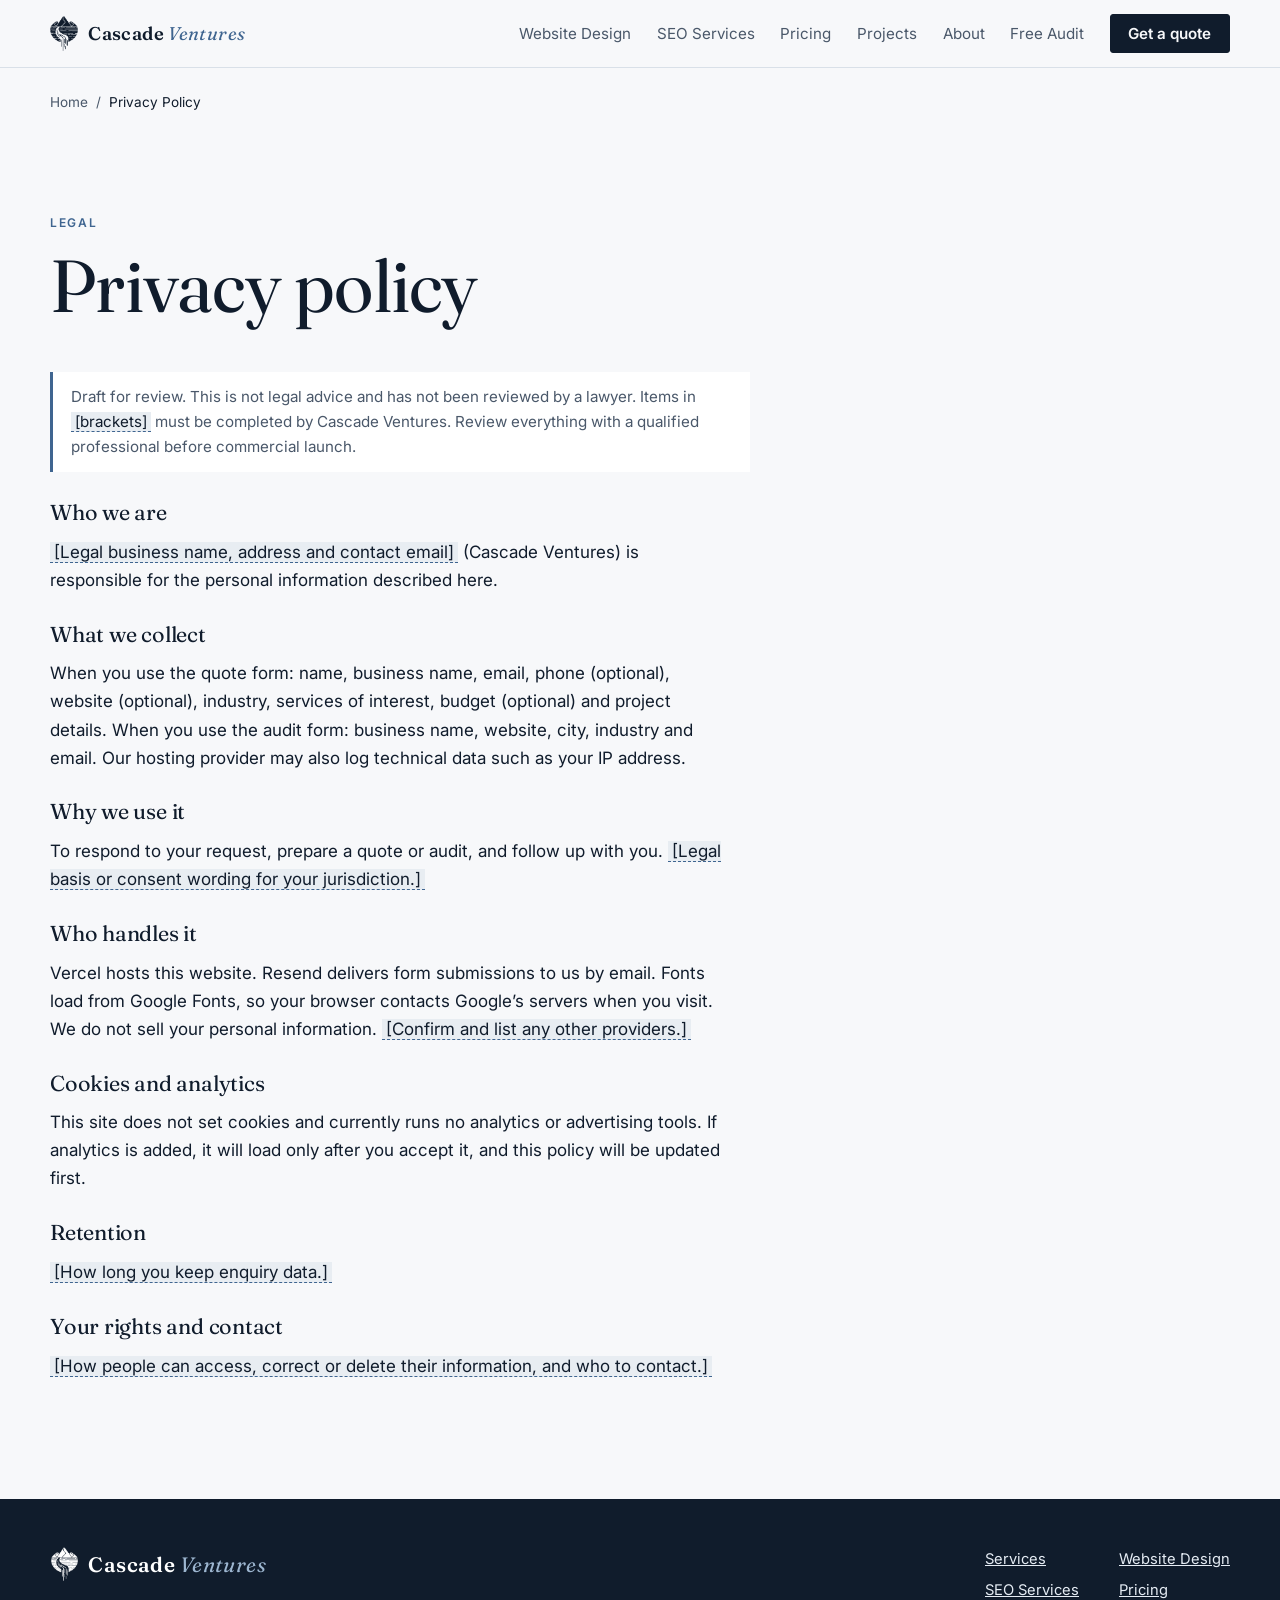
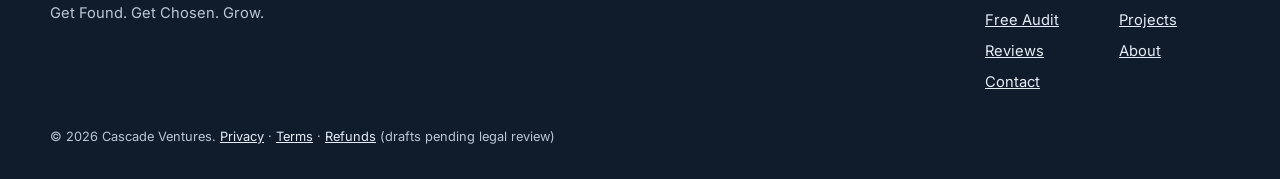
<file: privacy.html>
<!DOCTYPE html><html lang="en"><head><meta charset="utf-8"><meta name="viewport" content="width=device-width, initial-scale=1, viewport-fit=cover"><title>Privacy Policy (Draft) | Cascade Ventures</title><meta name="description" content="Draft privacy policy for Cascade Ventures, explaining what information this website collects and how it is used."><meta name="robots" content="noindex, follow"><link rel="canonical" href="https://www.cascadeventures.ca/privacy"><meta property="og:type" content="website"><meta property="og:site_name" content="Cascade Ventures"><meta property="og:locale" content="en_CA"><meta property="og:title" content="Privacy Policy (Draft) | Cascade Ventures"><meta property="og:description" content="Draft privacy policy for Cascade Ventures, explaining what information this website collects and how it is used."><meta property="og:url" content="https://www.cascadeventures.ca/privacy"><meta property="og:image" content="https://www.cascadeventures.ca/assets/og-image.png"><meta property="og:image:width" content="1200"><meta property="og:image:height" content="630"><meta property="og:image:alt" content="Cascade Ventures logo: a mountain, lake and waterfall mark, with the tagline Get Found. Get Chosen. Grow."><meta name="twitter:card" content="summary_large_image"><meta name="twitter:title" content="Privacy Policy (Draft) | Cascade Ventures"><meta name="twitter:description" content="Draft privacy policy for Cascade Ventures, explaining what information this website collects and how it is used."><meta name="twitter:image" content="https://www.cascadeventures.ca/assets/og-image.png"><meta name="twitter:image:alt" content="Cascade Ventures logo: a mountain, lake and waterfall mark, with the tagline Get Found. Get Chosen. Grow."><meta name="theme-color" content="#101C2C"><link rel="icon" href="/favicon.ico" sizes="any"><link rel="icon" type="image/png" sizes="32x32" href="/favicon-32.png"><link rel="apple-touch-icon" href="/apple-touch-icon.png"><link rel="preconnect" href="https://fonts.googleapis.com"><link rel="preconnect" href="https://fonts.gstatic.com" crossorigin><link href="https://fonts.googleapis.com/css2?family=Fraunces:opsz,wght@9..144,400;9..144,600&amp;family=Inter:wght@400;500;600&amp;display=swap" rel="stylesheet"><link rel="stylesheet" href="/assets/site.css"><script type="application/ld+json">{"@context":"https://schema.org","@graph":[{"@type":"BreadcrumbList","itemListElement":[{"@type":"ListItem","position":1,"name":"Home","item":"https://www.cascadeventures.ca/"},{"@type":"ListItem","position":2,"name":"Privacy Policy","item":"https://www.cascadeventures.ca/privacy"}]}]}</script></head><body><a class="skip" href="#main">Skip to content</a><div class="consent" id="consent" role="region" aria-label="Analytics choice" hidden><p>We would like to use analytics to understand how the site is used. Nothing loads unless you accept.</p><button class="btn" id="c-yes" type="button">Accept analytics</button><button class="btn ghost" id="c-no" type="button">Decline</button></div><header class="top"><div class="wrap"><a class="logo" href="/" aria-label="Cascade Ventures home"><i aria-hidden="true"></i><b style="font-weight:inherit">Cascade <span>Ventures</span></b></a><button class="menu" aria-expanded="false" aria-controls="nl">Menu</button><nav aria-label="Main"><ul id="nl"><li><a href="/website-design">Website Design</a></li><li><a href="/seo-services">SEO Services</a></li><li><a href="/pricing">Pricing</a></li><li><a href="/projects">Projects</a></li><li><a href="/about">About</a></li><li><a href="/visibility-audit">Free Audit</a></li><li><a class="btn" style="padding:.55rem 1.1rem;color:var(--bg)" href="/contact">Get a quote</a></li></ul></nav></div></header><main id="main" tabindex="-1"><div class="wrap crumbs-wrap"><nav class="crumbs" aria-label="Breadcrumb"><ol><li><a href="/">Home</a></li><li aria-current="page">Privacy Policy</li></ol></nav></div><section class="legal"><div class="wrap"><span class="eyebrow">Legal</span><h1>Privacy policy</h1><p class="note">Draft for review. This is not legal advice and has not been reviewed by a lawyer. Items in <mark class="ph">[brackets]</mark> must be completed by Cascade Ventures. Review everything with a qualified professional before commercial launch.</p><h2 class="sm">Who we are</h2><p><mark class="ph">[Legal business name, address and contact email]</mark> (Cascade Ventures) is responsible for the personal information described here.</p><h2 class="sm">What we collect</h2><p>When you use the quote form: name, business name, email, phone (optional), website (optional), industry, services of interest, budget (optional) and project details. When you use the audit form: business name, website, city, industry and email. Our hosting provider may also log technical data such as your IP address.</p><h2 class="sm">Why we use it</h2><p>To respond to your request, prepare a quote or audit, and follow up with you. <mark class="ph">[Legal basis or consent wording for your jurisdiction.]</mark></p><h2 class="sm">Who handles it</h2><p>Vercel hosts this website. Resend delivers form submissions to us by email. Fonts load from Google Fonts, so your browser contacts Google’s servers when you visit. We do not sell your personal information. <mark class="ph">[Confirm and list any other providers.]</mark></p><h2 class="sm">Cookies and analytics</h2><p>This site does not set cookies and currently runs no analytics or advertising tools. If analytics is added, it will load only after you accept it, and this policy will be updated first.</p><h2 class="sm">Retention</h2><p><mark class="ph">[How long you keep enquiry data.]</mark></p><h2 class="sm">Your rights and contact</h2><p><mark class="ph">[How people can access, correct or delete their information, and who to contact.]</mark></p></div></section></main><footer><div class="wrap"><div><a class="logo" href="/" aria-label="Cascade Ventures home"><i aria-hidden="true"></i><b style="font-weight:inherit">Cascade <span>Ventures</span></b></a><p style="margin-top:.8rem">Get Found. Get Chosen. Grow.</p></div><ul class="cols"><li><a href="/services">Services</a></li><li><a href="/website-design">Website Design</a></li><li><a href="/seo-services">SEO Services</a></li><li><a href="/pricing">Pricing</a></li><li><a href="/visibility-audit">Free Audit</a></li><li><a href="/projects">Projects</a></li><li><a href="/reviews">Reviews</a></li><li><a href="/about">About</a></li><li><a href="/contact">Contact</a></li></ul><p style="width:100%;font-size:.8rem;margin:0">© <span id="yr">2026</span> Cascade Ventures. <a href="/privacy">Privacy</a> · <a href="/terms">Terms</a> · <a href="/refunds">Refunds</a> (drafts pending legal review)</p></div></footer><script src="/assets/site.js" defer></script></body></html>
</file>
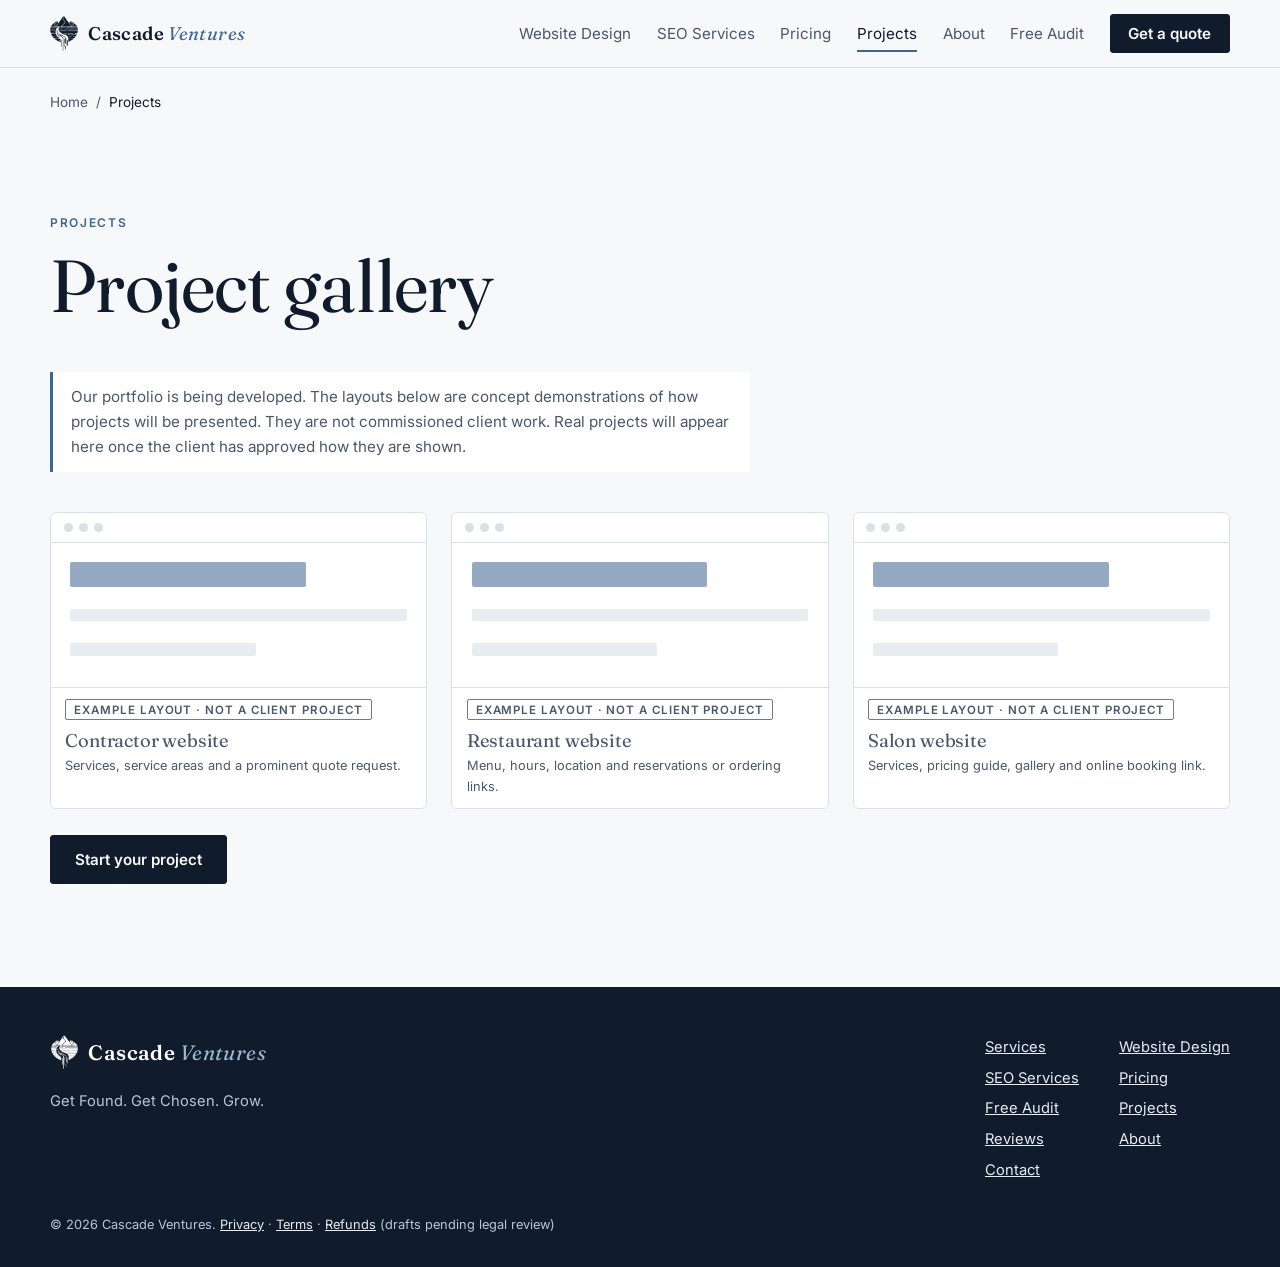
<file: projects.html>
<!DOCTYPE html><html lang="en"><head><meta charset="utf-8"><meta name="viewport" content="width=device-width, initial-scale=1, viewport-fit=cover"><title>Projects &amp; Concept Demonstrations | Cascade Ventures</title><meta name="description" content="Project gallery for Cascade Ventures. Concept layouts are demonstrations, not client work. Real projects appear once clients approve them."><meta name="robots" content="index, follow"><link rel="canonical" href="https://www.cascadeventures.ca/projects"><meta property="og:type" content="website"><meta property="og:site_name" content="Cascade Ventures"><meta property="og:locale" content="en_CA"><meta property="og:title" content="Projects &amp; Concept Demonstrations | Cascade Ventures"><meta property="og:description" content="Project gallery for Cascade Ventures. Concept layouts are demonstrations, not client work. Real projects appear once clients approve them."><meta property="og:url" content="https://www.cascadeventures.ca/projects"><meta property="og:image" content="https://www.cascadeventures.ca/assets/og-image.png"><meta property="og:image:width" content="1200"><meta property="og:image:height" content="630"><meta property="og:image:alt" content="Cascade Ventures logo: a mountain, lake and waterfall mark, with the tagline Get Found. Get Chosen. Grow."><meta name="twitter:card" content="summary_large_image"><meta name="twitter:title" content="Projects &amp; Concept Demonstrations | Cascade Ventures"><meta name="twitter:description" content="Project gallery for Cascade Ventures. Concept layouts are demonstrations, not client work. Real projects appear once clients approve them."><meta name="twitter:image" content="https://www.cascadeventures.ca/assets/og-image.png"><meta name="twitter:image:alt" content="Cascade Ventures logo: a mountain, lake and waterfall mark, with the tagline Get Found. Get Chosen. Grow."><meta name="theme-color" content="#101C2C"><link rel="icon" href="/favicon.ico" sizes="any"><link rel="icon" type="image/png" sizes="32x32" href="/favicon-32.png"><link rel="apple-touch-icon" href="/apple-touch-icon.png"><link rel="preconnect" href="https://fonts.googleapis.com"><link rel="preconnect" href="https://fonts.gstatic.com" crossorigin><link href="https://fonts.googleapis.com/css2?family=Fraunces:opsz,wght@9..144,400;9..144,600&amp;family=Inter:wght@400;500;600&amp;display=swap" rel="stylesheet"><link rel="stylesheet" href="/assets/site.css"><script type="application/ld+json">{"@context":"https://schema.org","@graph":[{"@type":"BreadcrumbList","itemListElement":[{"@type":"ListItem","position":1,"name":"Home","item":"https://www.cascadeventures.ca/"},{"@type":"ListItem","position":2,"name":"Projects","item":"https://www.cascadeventures.ca/projects"}]}]}</script></head><body><a class="skip" href="#main">Skip to content</a><div class="consent" id="consent" role="region" aria-label="Analytics choice" hidden><p>We would like to use analytics to understand how the site is used. Nothing loads unless you accept.</p><button class="btn" id="c-yes" type="button">Accept analytics</button><button class="btn ghost" id="c-no" type="button">Decline</button></div><header class="top"><div class="wrap"><a class="logo" href="/" aria-label="Cascade Ventures home"><i aria-hidden="true"></i><b style="font-weight:inherit">Cascade <span>Ventures</span></b></a><button class="menu" aria-expanded="false" aria-controls="nl">Menu</button><nav aria-label="Main"><ul id="nl"><li><a href="/website-design">Website Design</a></li><li><a href="/seo-services">SEO Services</a></li><li><a href="/pricing">Pricing</a></li><li><a href="/projects" aria-current="page">Projects</a></li><li><a href="/about">About</a></li><li><a href="/visibility-audit">Free Audit</a></li><li><a class="btn" style="padding:.55rem 1.1rem;color:var(--bg)" href="/contact">Get a quote</a></li></ul></nav></div></header><main id="main" tabindex="-1"><div class="wrap crumbs-wrap"><nav class="crumbs" aria-label="Breadcrumb"><ol><li><a href="/">Home</a></li><li aria-current="page">Projects</li></ol></nav></div><section><div class="wrap"><span class="eyebrow">Projects</span><h1>Project gallery</h1><div class="note">Our portfolio is being developed. The layouts below are concept demonstrations of how projects will be presented. They are not commissioned client work. Real projects will appear here once the client has approved how they are shown.</div><div class="gal" style="margin-top:2.5rem"><article class="frame lift"><div class="bar"><i></i><i></i><i></i></div><div class="body" aria-hidden="true" style="min-height:9rem"><b class="h"></b><b></b><b class="s"></b></div><div class="cap"><span class="badge">Example layout · not a client project</span><h2 class="sm">Contractor website</h2><p>Services, service areas and a prominent quote request.</p></div></article><article class="frame lift"><div class="bar"><i></i><i></i><i></i></div><div class="body" aria-hidden="true" style="min-height:9rem"><b class="h"></b><b></b><b class="s"></b></div><div class="cap"><span class="badge">Example layout · not a client project</span><h2 class="sm">Restaurant website</h2><p>Menu, hours, location and reservations or ordering links.</p></div></article><article class="frame lift"><div class="bar"><i></i><i></i><i></i></div><div class="body" aria-hidden="true" style="min-height:9rem"><b class="h"></b><b></b><b class="s"></b></div><div class="cap"><span class="badge">Example layout · not a client project</span><h2 class="sm">Salon website</h2><p>Services, pricing guide, gallery and online booking link.</p></div></article></div><div class="btns"><a class="btn" href="/contact">Start your project</a></div></div></section></main><footer><div class="wrap"><div><a class="logo" href="/" aria-label="Cascade Ventures home"><i aria-hidden="true"></i><b style="font-weight:inherit">Cascade <span>Ventures</span></b></a><p style="margin-top:.8rem">Get Found. Get Chosen. Grow.</p></div><ul class="cols"><li><a href="/services">Services</a></li><li><a href="/website-design">Website Design</a></li><li><a href="/seo-services">SEO Services</a></li><li><a href="/pricing">Pricing</a></li><li><a href="/visibility-audit">Free Audit</a></li><li><a href="/projects">Projects</a></li><li><a href="/reviews">Reviews</a></li><li><a href="/about">About</a></li><li><a href="/contact">Contact</a></li></ul><p style="width:100%;font-size:.8rem;margin:0">© <span id="yr">2026</span> Cascade Ventures. <a href="/privacy">Privacy</a> · <a href="/terms">Terms</a> · <a href="/refunds">Refunds</a> (drafts pending legal review)</p></div></footer><script src="/assets/site.js" defer></script></body></html>
</file>
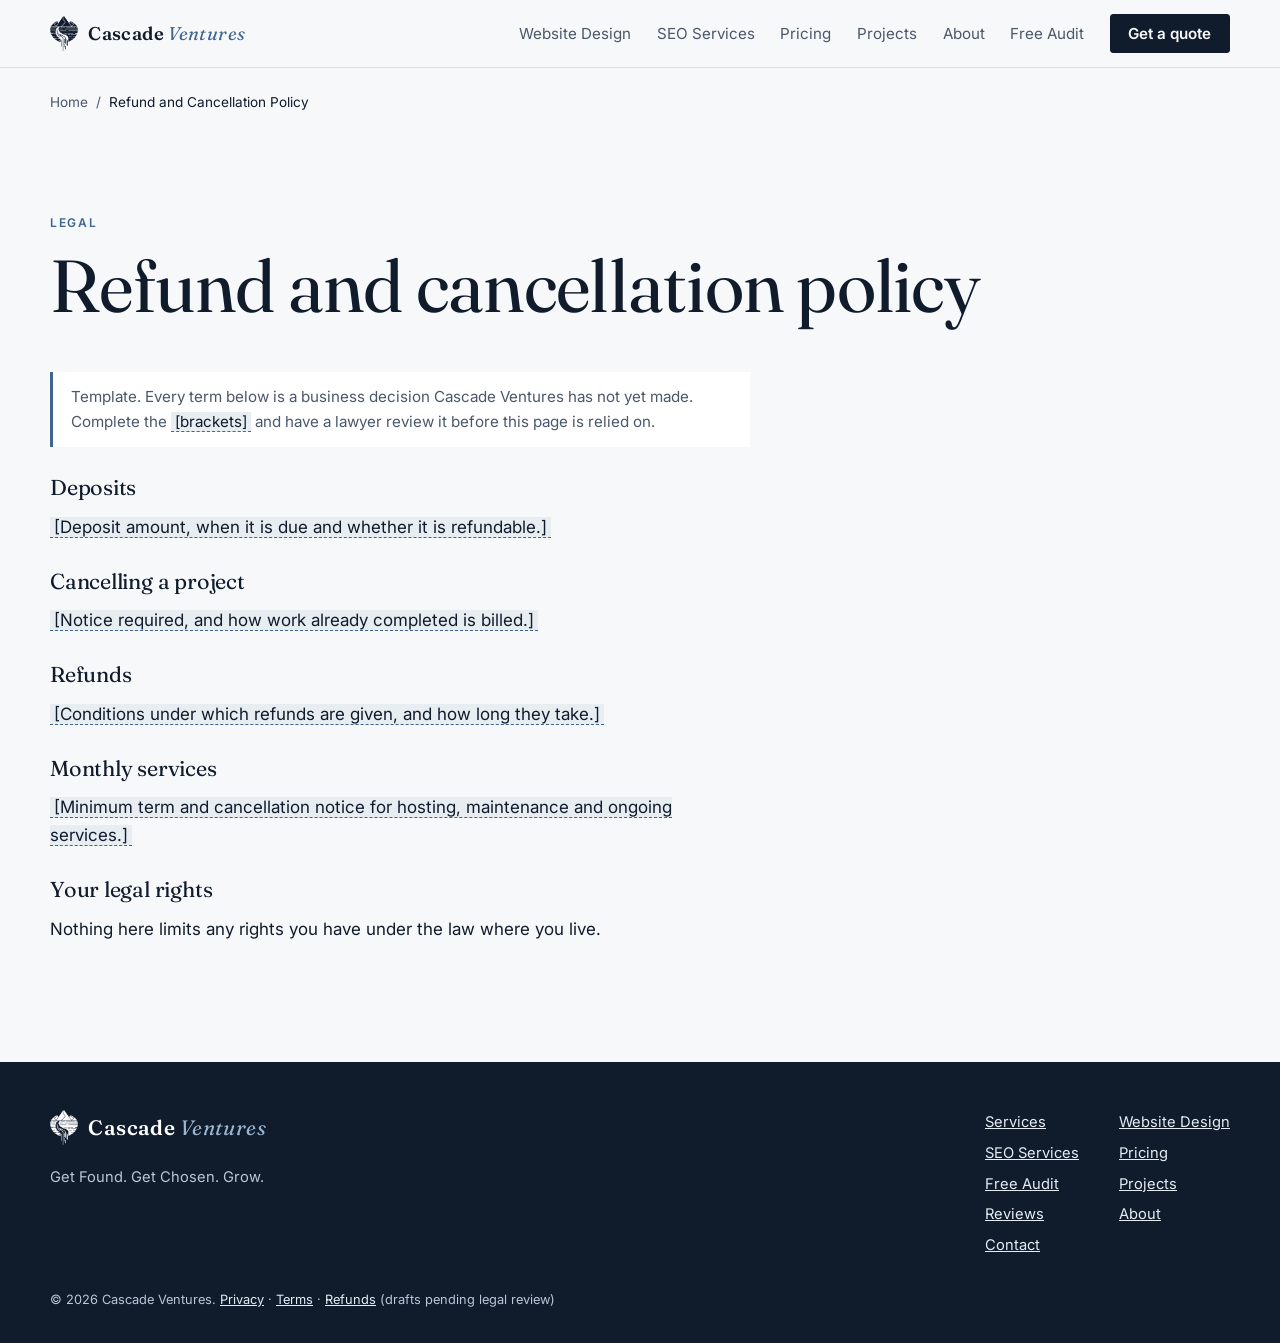
<file: refunds.html>
<!DOCTYPE html><html lang="en"><head><meta charset="utf-8"><meta name="viewport" content="width=device-width, initial-scale=1, viewport-fit=cover"><title>Refund and Cancellation Policy (Draft) | Cascade Ventures</title><meta name="description" content="Draft refund and cancellation policy template for Cascade Ventures. Terms are yet to be confirmed."><meta name="robots" content="noindex, follow"><link rel="canonical" href="https://www.cascadeventures.ca/refunds"><meta property="og:type" content="website"><meta property="og:site_name" content="Cascade Ventures"><meta property="og:locale" content="en_CA"><meta property="og:title" content="Refund and Cancellation Policy (Draft) | Cascade Ventures"><meta property="og:description" content="Draft refund and cancellation policy template for Cascade Ventures. Terms are yet to be confirmed."><meta property="og:url" content="https://www.cascadeventures.ca/refunds"><meta property="og:image" content="https://www.cascadeventures.ca/assets/og-image.png"><meta property="og:image:width" content="1200"><meta property="og:image:height" content="630"><meta property="og:image:alt" content="Cascade Ventures logo: a mountain, lake and waterfall mark, with the tagline Get Found. Get Chosen. Grow."><meta name="twitter:card" content="summary_large_image"><meta name="twitter:title" content="Refund and Cancellation Policy (Draft) | Cascade Ventures"><meta name="twitter:description" content="Draft refund and cancellation policy template for Cascade Ventures. Terms are yet to be confirmed."><meta name="twitter:image" content="https://www.cascadeventures.ca/assets/og-image.png"><meta name="twitter:image:alt" content="Cascade Ventures logo: a mountain, lake and waterfall mark, with the tagline Get Found. Get Chosen. Grow."><meta name="theme-color" content="#101C2C"><link rel="icon" href="/favicon.ico" sizes="any"><link rel="icon" type="image/png" sizes="32x32" href="/favicon-32.png"><link rel="apple-touch-icon" href="/apple-touch-icon.png"><link rel="preconnect" href="https://fonts.googleapis.com"><link rel="preconnect" href="https://fonts.gstatic.com" crossorigin><link href="https://fonts.googleapis.com/css2?family=Fraunces:opsz,wght@9..144,400;9..144,600&amp;family=Inter:wght@400;500;600&amp;display=swap" rel="stylesheet"><link rel="stylesheet" href="/assets/site.css"><script type="application/ld+json">{"@context":"https://schema.org","@graph":[{"@type":"BreadcrumbList","itemListElement":[{"@type":"ListItem","position":1,"name":"Home","item":"https://www.cascadeventures.ca/"},{"@type":"ListItem","position":2,"name":"Refund and Cancellation Policy","item":"https://www.cascadeventures.ca/refunds"}]}]}</script></head><body><a class="skip" href="#main">Skip to content</a><div class="consent" id="consent" role="region" aria-label="Analytics choice" hidden><p>We would like to use analytics to understand how the site is used. Nothing loads unless you accept.</p><button class="btn" id="c-yes" type="button">Accept analytics</button><button class="btn ghost" id="c-no" type="button">Decline</button></div><header class="top"><div class="wrap"><a class="logo" href="/" aria-label="Cascade Ventures home"><i aria-hidden="true"></i><b style="font-weight:inherit">Cascade <span>Ventures</span></b></a><button class="menu" aria-expanded="false" aria-controls="nl">Menu</button><nav aria-label="Main"><ul id="nl"><li><a href="/website-design">Website Design</a></li><li><a href="/seo-services">SEO Services</a></li><li><a href="/pricing">Pricing</a></li><li><a href="/projects">Projects</a></li><li><a href="/about">About</a></li><li><a href="/visibility-audit">Free Audit</a></li><li><a class="btn" style="padding:.55rem 1.1rem;color:var(--bg)" href="/contact">Get a quote</a></li></ul></nav></div></header><main id="main" tabindex="-1"><div class="wrap crumbs-wrap"><nav class="crumbs" aria-label="Breadcrumb"><ol><li><a href="/">Home</a></li><li aria-current="page">Refund and Cancellation Policy</li></ol></nav></div><section class="legal"><div class="wrap"><span class="eyebrow">Legal</span><h1>Refund and cancellation policy</h1><p class="note">Template. Every term below is a business decision Cascade Ventures has not yet made. Complete the <mark class="ph">[brackets]</mark> and have a lawyer review it before this page is relied on.</p><h2 class="sm">Deposits</h2><p><mark class="ph">[Deposit amount, when it is due and whether it is refundable.]</mark></p><h2 class="sm">Cancelling a project</h2><p><mark class="ph">[Notice required, and how work already completed is billed.]</mark></p><h2 class="sm">Refunds</h2><p><mark class="ph">[Conditions under which refunds are given, and how long they take.]</mark></p><h2 class="sm">Monthly services</h2><p><mark class="ph">[Minimum term and cancellation notice for hosting, maintenance and ongoing services.]</mark></p><h2 class="sm">Your legal rights</h2><p>Nothing here limits any rights you have under the law where you live.</p></div></section></main><footer><div class="wrap"><div><a class="logo" href="/" aria-label="Cascade Ventures home"><i aria-hidden="true"></i><b style="font-weight:inherit">Cascade <span>Ventures</span></b></a><p style="margin-top:.8rem">Get Found. Get Chosen. Grow.</p></div><ul class="cols"><li><a href="/services">Services</a></li><li><a href="/website-design">Website Design</a></li><li><a href="/seo-services">SEO Services</a></li><li><a href="/pricing">Pricing</a></li><li><a href="/visibility-audit">Free Audit</a></li><li><a href="/projects">Projects</a></li><li><a href="/reviews">Reviews</a></li><li><a href="/about">About</a></li><li><a href="/contact">Contact</a></li></ul><p style="width:100%;font-size:.8rem;margin:0">© <span id="yr">2026</span> Cascade Ventures. <a href="/privacy">Privacy</a> · <a href="/terms">Terms</a> · <a href="/refunds">Refunds</a> (drafts pending legal review)</p></div></footer><script src="/assets/site.js" defer></script></body></html>
</file>
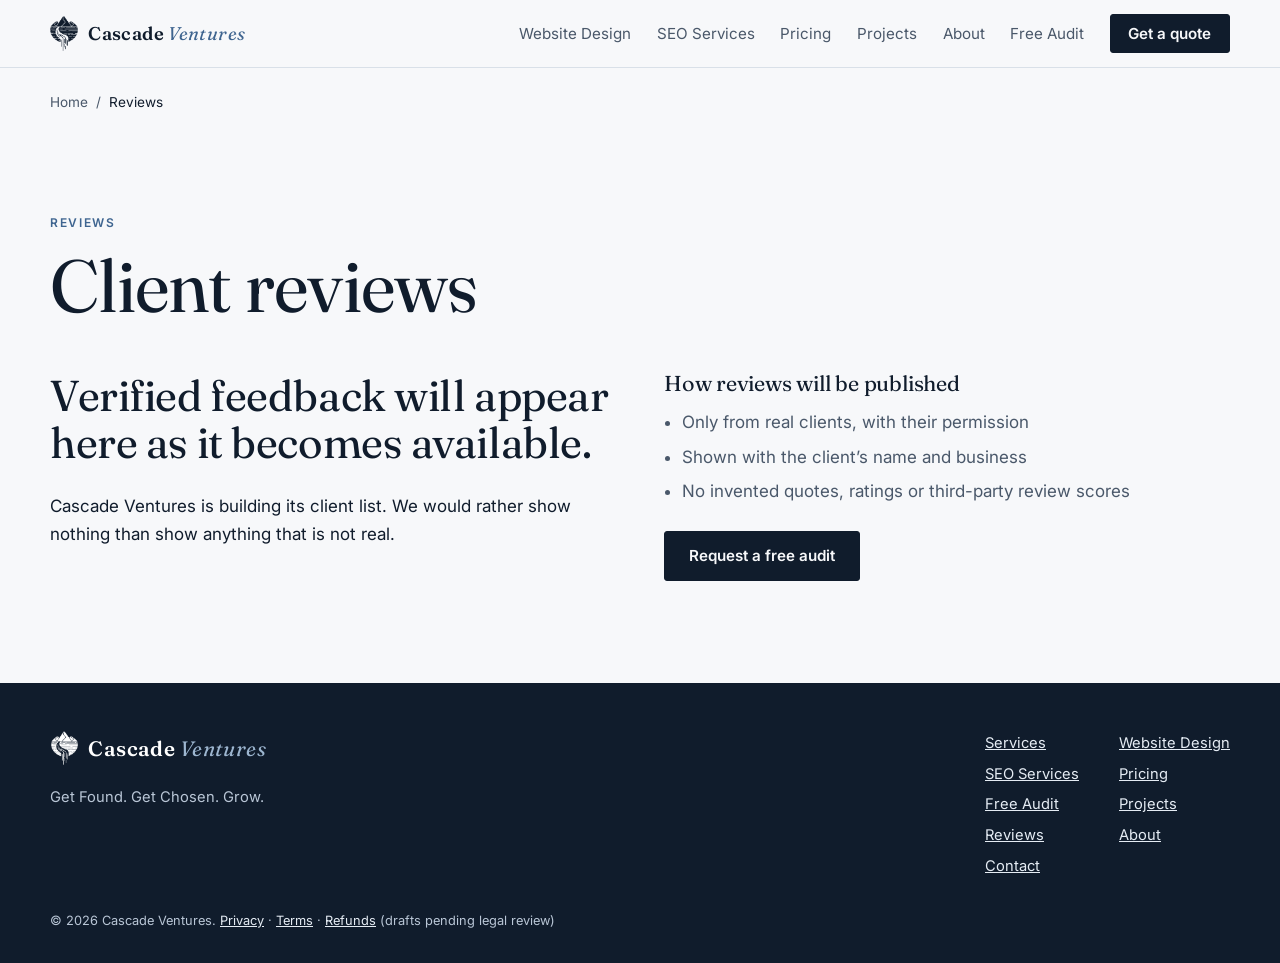
<file: reviews.html>
<!DOCTYPE html><html lang="en"><head><meta charset="utf-8"><meta name="viewport" content="width=device-width, initial-scale=1, viewport-fit=cover"><title>Client Reviews | Cascade Ventures</title><meta name="description" content="Client reviews will be published here with permission. None have been added yet."><meta name="robots" content="noindex, follow"><link rel="canonical" href="https://www.cascadeventures.ca/reviews"><meta property="og:type" content="website"><meta property="og:site_name" content="Cascade Ventures"><meta property="og:locale" content="en_CA"><meta property="og:title" content="Client Reviews | Cascade Ventures"><meta property="og:description" content="Client reviews will be published here with permission. None have been added yet."><meta property="og:url" content="https://www.cascadeventures.ca/reviews"><meta property="og:image" content="https://www.cascadeventures.ca/assets/og-image.png"><meta property="og:image:width" content="1200"><meta property="og:image:height" content="630"><meta property="og:image:alt" content="Cascade Ventures logo: a mountain, lake and waterfall mark, with the tagline Get Found. Get Chosen. Grow."><meta name="twitter:card" content="summary_large_image"><meta name="twitter:title" content="Client Reviews | Cascade Ventures"><meta name="twitter:description" content="Client reviews will be published here with permission. None have been added yet."><meta name="twitter:image" content="https://www.cascadeventures.ca/assets/og-image.png"><meta name="twitter:image:alt" content="Cascade Ventures logo: a mountain, lake and waterfall mark, with the tagline Get Found. Get Chosen. Grow."><meta name="theme-color" content="#101C2C"><link rel="icon" href="/favicon.ico" sizes="any"><link rel="icon" type="image/png" sizes="32x32" href="/favicon-32.png"><link rel="apple-touch-icon" href="/apple-touch-icon.png"><link rel="preconnect" href="https://fonts.googleapis.com"><link rel="preconnect" href="https://fonts.gstatic.com" crossorigin><link href="https://fonts.googleapis.com/css2?family=Fraunces:opsz,wght@9..144,400;9..144,600&amp;family=Inter:wght@400;500;600&amp;display=swap" rel="stylesheet"><link rel="stylesheet" href="/assets/site.css"><script type="application/ld+json">{"@context":"https://schema.org","@graph":[{"@type":"BreadcrumbList","itemListElement":[{"@type":"ListItem","position":1,"name":"Home","item":"https://www.cascadeventures.ca/"},{"@type":"ListItem","position":2,"name":"Reviews","item":"https://www.cascadeventures.ca/reviews"}]}]}</script></head><body><a class="skip" href="#main">Skip to content</a><div class="consent" id="consent" role="region" aria-label="Analytics choice" hidden><p>We would like to use analytics to understand how the site is used. Nothing loads unless you accept.</p><button class="btn" id="c-yes" type="button">Accept analytics</button><button class="btn ghost" id="c-no" type="button">Decline</button></div><header class="top"><div class="wrap"><a class="logo" href="/" aria-label="Cascade Ventures home"><i aria-hidden="true"></i><b style="font-weight:inherit">Cascade <span>Ventures</span></b></a><button class="menu" aria-expanded="false" aria-controls="nl">Menu</button><nav aria-label="Main"><ul id="nl"><li><a href="/website-design">Website Design</a></li><li><a href="/seo-services">SEO Services</a></li><li><a href="/pricing">Pricing</a></li><li><a href="/projects">Projects</a></li><li><a href="/about">About</a></li><li><a href="/visibility-audit">Free Audit</a></li><li><a class="btn" style="padding:.55rem 1.1rem;color:var(--bg)" href="/contact">Get a quote</a></li></ul></nav></div></header><main id="main" tabindex="-1"><div class="wrap crumbs-wrap"><nav class="crumbs" aria-label="Breadcrumb"><ol><li><a href="/">Home</a></li><li aria-current="page">Reviews</li></ol></nav></div><section><div class="wrap"><span class="eyebrow">Reviews</span><h1>Client reviews</h1><div id="rv-empty" class="split"><div><h2>Verified feedback will appear here as it becomes available.</h2><p>Cascade Ventures is building its client list. We would rather show nothing than show anything that is not real.</p></div><div><h3>How reviews will be published</h3><ul class="chk"><li>Only from real clients, with their permission</li><li>Shown with the client’s name and business</li><li>No invented quotes, ratings or third-party review scores</li></ul><div class="btns"><a class="btn" href="/visibility-audit">Request a free audit</a></div></div></div></div></section></main><footer><div class="wrap"><div><a class="logo" href="/" aria-label="Cascade Ventures home"><i aria-hidden="true"></i><b style="font-weight:inherit">Cascade <span>Ventures</span></b></a><p style="margin-top:.8rem">Get Found. Get Chosen. Grow.</p></div><ul class="cols"><li><a href="/services">Services</a></li><li><a href="/website-design">Website Design</a></li><li><a href="/seo-services">SEO Services</a></li><li><a href="/pricing">Pricing</a></li><li><a href="/visibility-audit">Free Audit</a></li><li><a href="/projects">Projects</a></li><li><a href="/reviews">Reviews</a></li><li><a href="/about">About</a></li><li><a href="/contact">Contact</a></li></ul><p style="width:100%;font-size:.8rem;margin:0">© <span id="yr">2026</span> Cascade Ventures. <a href="/privacy">Privacy</a> · <a href="/terms">Terms</a> · <a href="/refunds">Refunds</a> (drafts pending legal review)</p></div></footer><script src="/assets/site.js" defer></script></body></html>
</file>
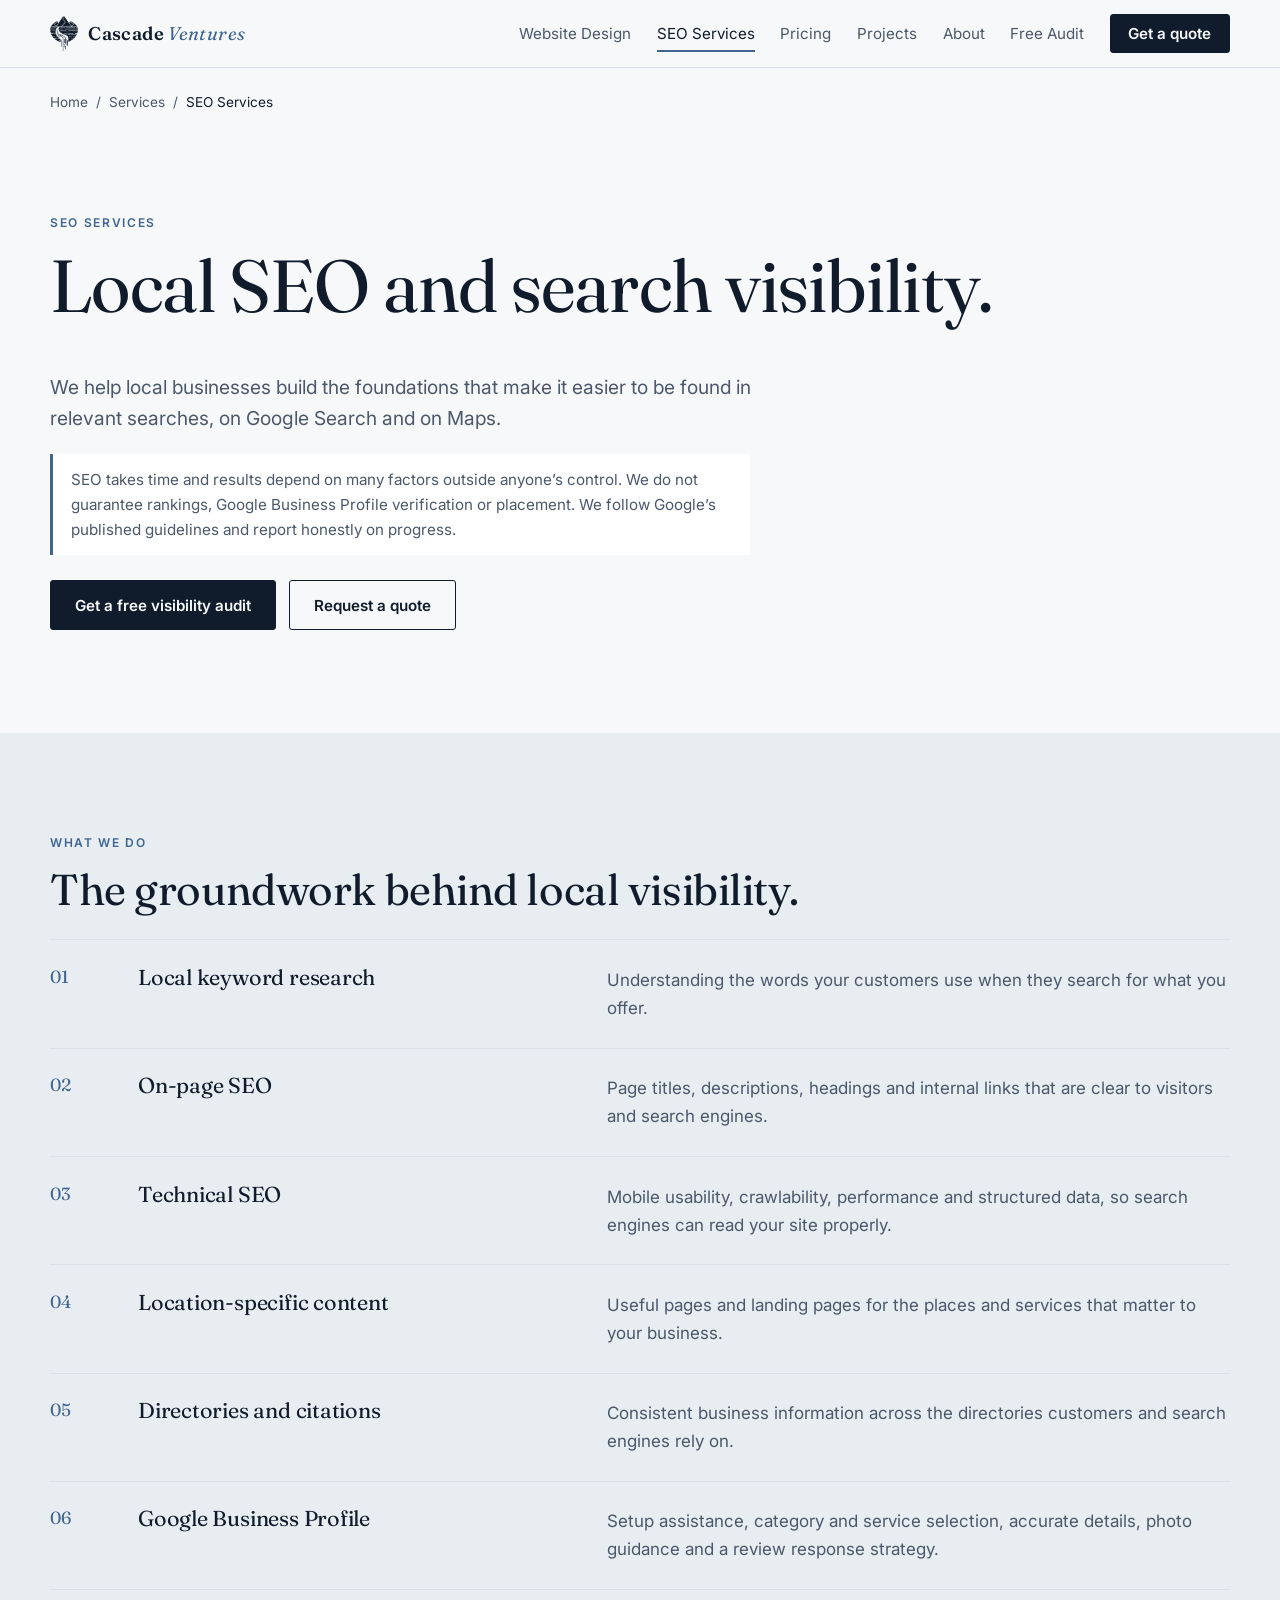
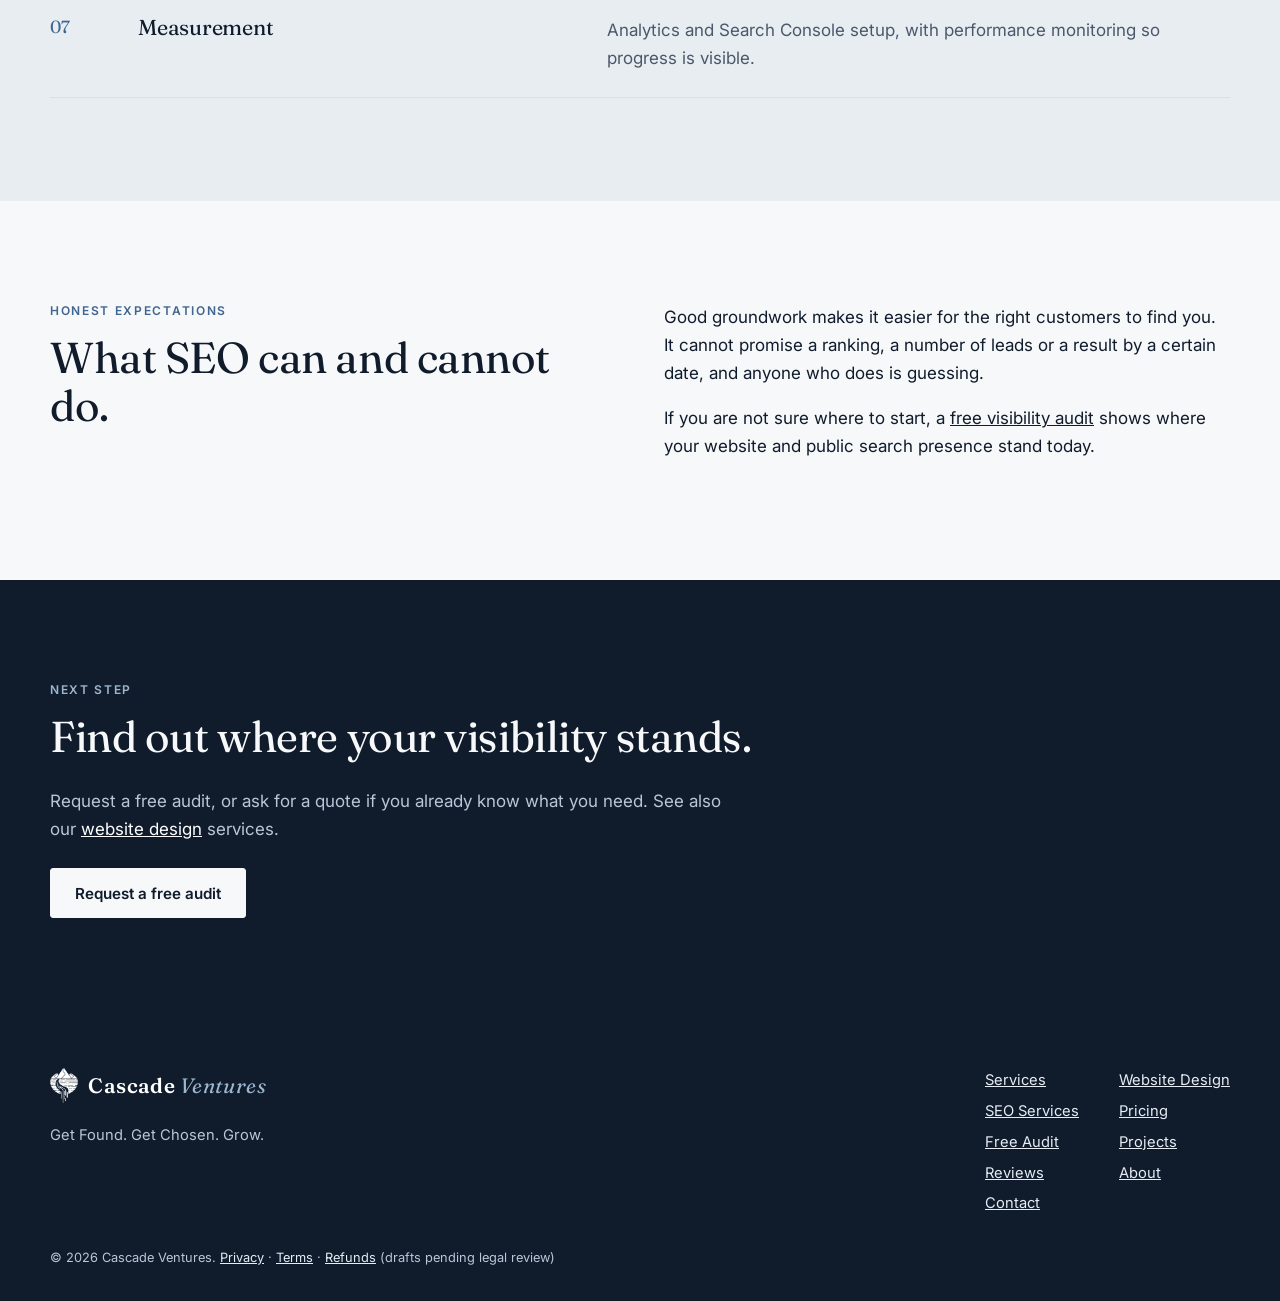
<file: seo-services.html>
<!DOCTYPE html><html lang="en"><head><meta charset="utf-8"><meta name="viewport" content="width=device-width, initial-scale=1, viewport-fit=cover"><title>Local SEO &amp; Technical SEO Services | Cascade Ventures</title><meta name="description" content="Local SEO, technical SEO and Google Business Profile support to help local businesses be found in relevant searches. No guaranteed rankings."><meta name="robots" content="index, follow"><link rel="canonical" href="https://www.cascadeventures.ca/seo-services"><meta property="og:type" content="website"><meta property="og:site_name" content="Cascade Ventures"><meta property="og:locale" content="en_CA"><meta property="og:title" content="Local SEO &amp; Technical SEO Services | Cascade Ventures"><meta property="og:description" content="Local SEO, technical SEO and Google Business Profile support to help local businesses be found in relevant searches. No guaranteed rankings."><meta property="og:url" content="https://www.cascadeventures.ca/seo-services"><meta property="og:image" content="https://www.cascadeventures.ca/assets/og-image.png"><meta property="og:image:width" content="1200"><meta property="og:image:height" content="630"><meta property="og:image:alt" content="Cascade Ventures logo: a mountain, lake and waterfall mark, with the tagline Get Found. Get Chosen. Grow."><meta name="twitter:card" content="summary_large_image"><meta name="twitter:title" content="Local SEO &amp; Technical SEO Services | Cascade Ventures"><meta name="twitter:description" content="Local SEO, technical SEO and Google Business Profile support to help local businesses be found in relevant searches. No guaranteed rankings."><meta name="twitter:image" content="https://www.cascadeventures.ca/assets/og-image.png"><meta name="twitter:image:alt" content="Cascade Ventures logo: a mountain, lake and waterfall mark, with the tagline Get Found. Get Chosen. Grow."><meta name="theme-color" content="#101C2C"><link rel="icon" href="/favicon.ico" sizes="any"><link rel="icon" type="image/png" sizes="32x32" href="/favicon-32.png"><link rel="apple-touch-icon" href="/apple-touch-icon.png"><link rel="preconnect" href="https://fonts.googleapis.com"><link rel="preconnect" href="https://fonts.gstatic.com" crossorigin><link href="https://fonts.googleapis.com/css2?family=Fraunces:opsz,wght@9..144,400;9..144,600&amp;family=Inter:wght@400;500;600&amp;display=swap" rel="stylesheet"><link rel="stylesheet" href="/assets/site.css"><script type="application/ld+json">{"@context":"https://schema.org","@graph":[{"@type":"BreadcrumbList","itemListElement":[{"@type":"ListItem","position":1,"name":"Home","item":"https://www.cascadeventures.ca/"},{"@type":"ListItem","position":2,"name":"Services","item":"https://www.cascadeventures.ca/services"},{"@type":"ListItem","position":3,"name":"SEO Services","item":"https://www.cascadeventures.ca/seo-services"}]},{"@type":"Service","name":"Local SEO","description":"Local SEO, technical SEO, on-page optimization and Google Business Profile support for local businesses.","url":"https://www.cascadeventures.ca/seo-services","provider":{"@type":"Organization","name":"Cascade Ventures","url":"https://www.cascadeventures.ca/"}}]}</script></head><body><a class="skip" href="#main">Skip to content</a><div class="consent" id="consent" role="region" aria-label="Analytics choice" hidden><p>We would like to use analytics to understand how the site is used. Nothing loads unless you accept.</p><button class="btn" id="c-yes" type="button">Accept analytics</button><button class="btn ghost" id="c-no" type="button">Decline</button></div><header class="top"><div class="wrap"><a class="logo" href="/" aria-label="Cascade Ventures home"><i aria-hidden="true"></i><b style="font-weight:inherit">Cascade <span>Ventures</span></b></a><button class="menu" aria-expanded="false" aria-controls="nl">Menu</button><nav aria-label="Main"><ul id="nl"><li><a href="/website-design">Website Design</a></li><li><a href="/seo-services" aria-current="page">SEO Services</a></li><li><a href="/pricing">Pricing</a></li><li><a href="/projects">Projects</a></li><li><a href="/about">About</a></li><li><a href="/visibility-audit">Free Audit</a></li><li><a class="btn" style="padding:.55rem 1.1rem;color:var(--bg)" href="/contact">Get a quote</a></li></ul></nav></div></header><main id="main" tabindex="-1"><div class="wrap crumbs-wrap"><nav class="crumbs" aria-label="Breadcrumb"><ol><li><a href="/">Home</a></li><li><a href="/services">Services</a></li><li aria-current="page">SEO Services</li></ol></nav></div><section><div class="wrap"><span class="eyebrow">SEO services</span><h1>Local SEO and search visibility.</h1><p class="lead">We help local businesses build the foundations that make it easier to be found in relevant searches, on Google Search and on Maps.</p><p class="note">SEO takes time and results depend on many factors outside anyone’s control. We do not guarantee rankings, Google Business Profile verification or placement. We follow Google’s published guidelines and report honestly on progress.</p><div class="btns"><a class="btn" href="/visibility-audit">Get a free visibility audit</a><a class="btn ghost" href="/contact">Request a quote</a></div></div></section><section class="alt"><div class="wrap"><span class="eyebrow">What we do</span><h2>The groundwork behind local visibility.</h2><div class="rows"><div class="lift"><span class="n">01</span><h3>Local keyword research</h3><p>Understanding the words your customers use when they search for what you offer.</p></div><div class="lift"><span class="n">02</span><h3>On-page SEO</h3><p>Page titles, descriptions, headings and internal links that are clear to visitors and search engines.</p></div><div class="lift"><span class="n">03</span><h3>Technical SEO</h3><p>Mobile usability, crawlability, performance and structured data, so search engines can read your site properly.</p></div><div class="lift"><span class="n">04</span><h3>Location-specific content</h3><p>Useful pages and landing pages for the places and services that matter to your business.</p></div><div class="lift"><span class="n">05</span><h3>Directories and citations</h3><p>Consistent business information across the directories customers and search engines rely on.</p></div><div class="lift"><span class="n">06</span><h3>Google Business Profile</h3><p>Setup assistance, category and service selection, accurate details, photo guidance and a review response strategy.</p></div><div class="lift"><span class="n">07</span><h3>Measurement</h3><p>Analytics and Search Console setup, with performance monitoring so progress is visible.</p></div></div></div></section><section><div class="wrap split"><div><span class="eyebrow">Honest expectations</span><h2>What SEO can and cannot do.</h2></div><div><p>Good groundwork makes it easier for the right customers to find you. It cannot promise a ranking, a number of leads or a result by a certain date, and anyone who does is guessing.</p><p>If you are not sure where to start, a <a href="/visibility-audit">free visibility audit</a> shows where your website and public search presence stand today.</p></div></div></section><section class="band"><div class="wrap"><span class="eyebrow">Next step</span><h2>Find out where your visibility stands.</h2><p>Request a free audit, or ask for a quote if you already know what you need. See also our <a href="/website-design" style="color:#fff">website design</a> services.</p><div class="btns"><a class="btn" href="/visibility-audit">Request a free audit</a></div></div></section></main><footer><div class="wrap"><div><a class="logo" href="/" aria-label="Cascade Ventures home"><i aria-hidden="true"></i><b style="font-weight:inherit">Cascade <span>Ventures</span></b></a><p style="margin-top:.8rem">Get Found. Get Chosen. Grow.</p></div><ul class="cols"><li><a href="/services">Services</a></li><li><a href="/website-design">Website Design</a></li><li><a href="/seo-services">SEO Services</a></li><li><a href="/pricing">Pricing</a></li><li><a href="/visibility-audit">Free Audit</a></li><li><a href="/projects">Projects</a></li><li><a href="/reviews">Reviews</a></li><li><a href="/about">About</a></li><li><a href="/contact">Contact</a></li></ul><p style="width:100%;font-size:.8rem;margin:0">© <span id="yr">2026</span> Cascade Ventures. <a href="/privacy">Privacy</a> · <a href="/terms">Terms</a> · <a href="/refunds">Refunds</a> (drafts pending legal review)</p></div></footer><script src="/assets/site.js" defer></script></body></html>
</file>
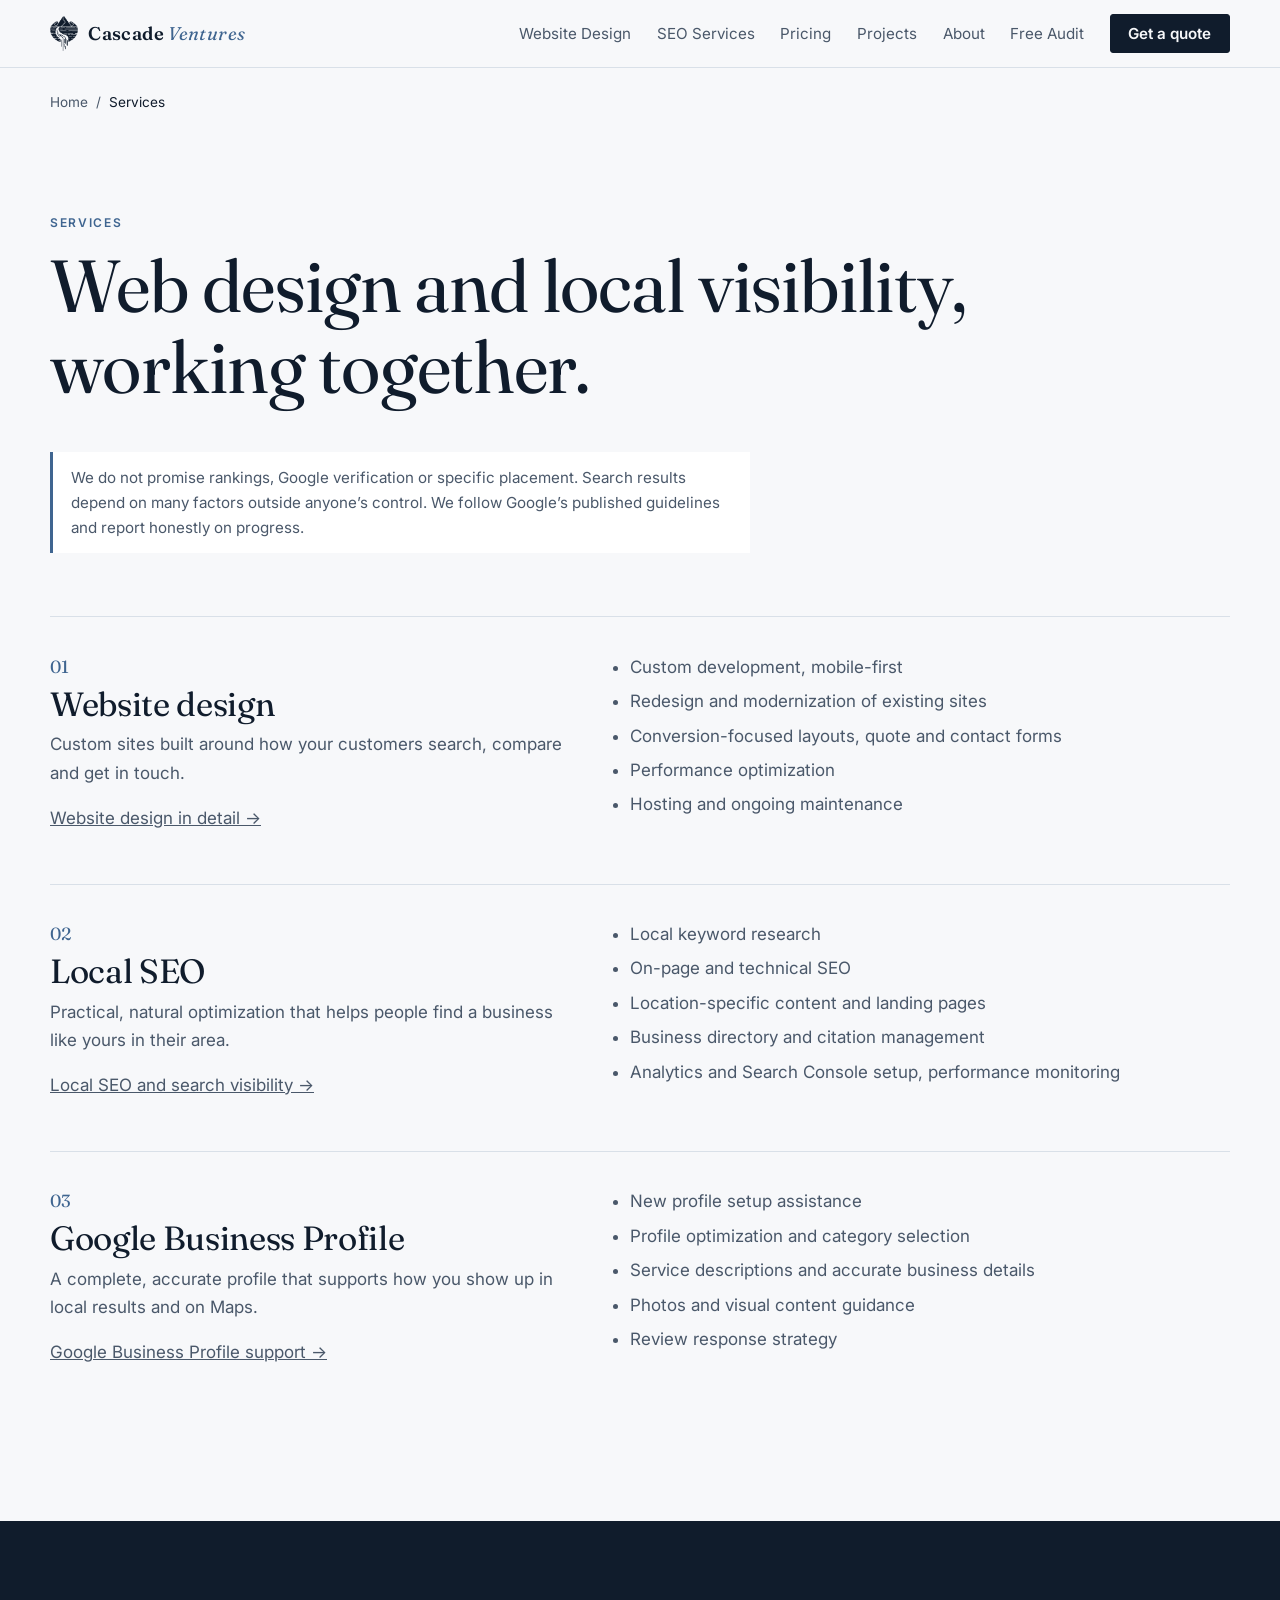
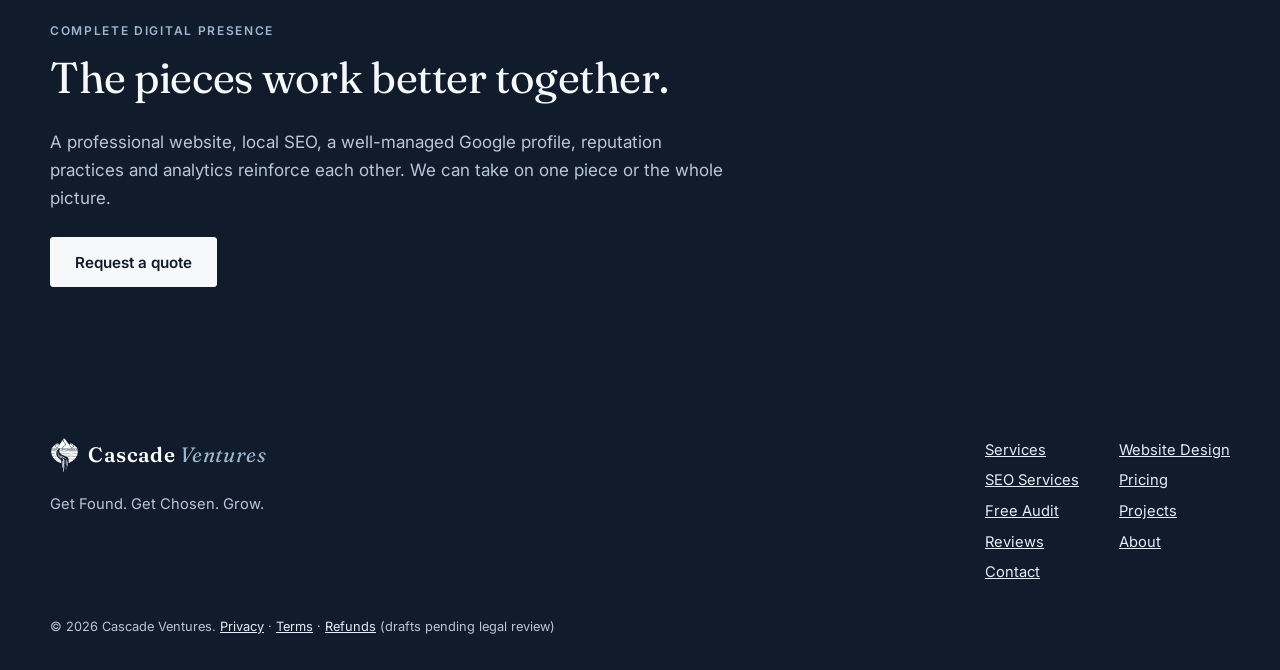
<file: services.html>
<!DOCTYPE html><html lang="en"><head><meta charset="utf-8"><meta name="viewport" content="width=device-width, initial-scale=1, viewport-fit=cover"><title>Web Design &amp; Local SEO Services | Cascade Ventures</title><meta name="description" content="Website design, local SEO and Google Business Profile support for local businesses, with no ranking guarantees."><meta name="robots" content="index, follow"><link rel="canonical" href="https://www.cascadeventures.ca/services"><meta property="og:type" content="website"><meta property="og:site_name" content="Cascade Ventures"><meta property="og:locale" content="en_CA"><meta property="og:title" content="Web Design &amp; Local SEO Services | Cascade Ventures"><meta property="og:description" content="Website design, local SEO and Google Business Profile support for local businesses, with no ranking guarantees."><meta property="og:url" content="https://www.cascadeventures.ca/services"><meta property="og:image" content="https://www.cascadeventures.ca/assets/og-image.png"><meta property="og:image:width" content="1200"><meta property="og:image:height" content="630"><meta property="og:image:alt" content="Cascade Ventures logo: a mountain, lake and waterfall mark, with the tagline Get Found. Get Chosen. Grow."><meta name="twitter:card" content="summary_large_image"><meta name="twitter:title" content="Web Design &amp; Local SEO Services | Cascade Ventures"><meta name="twitter:description" content="Website design, local SEO and Google Business Profile support for local businesses, with no ranking guarantees."><meta name="twitter:image" content="https://www.cascadeventures.ca/assets/og-image.png"><meta name="twitter:image:alt" content="Cascade Ventures logo: a mountain, lake and waterfall mark, with the tagline Get Found. Get Chosen. Grow."><meta name="theme-color" content="#101C2C"><link rel="icon" href="/favicon.ico" sizes="any"><link rel="icon" type="image/png" sizes="32x32" href="/favicon-32.png"><link rel="apple-touch-icon" href="/apple-touch-icon.png"><link rel="preconnect" href="https://fonts.googleapis.com"><link rel="preconnect" href="https://fonts.gstatic.com" crossorigin><link href="https://fonts.googleapis.com/css2?family=Fraunces:opsz,wght@9..144,400;9..144,600&amp;family=Inter:wght@400;500;600&amp;display=swap" rel="stylesheet"><link rel="stylesheet" href="/assets/site.css"><script type="application/ld+json">{"@context":"https://schema.org","@graph":[{"@type":"BreadcrumbList","itemListElement":[{"@type":"ListItem","position":1,"name":"Home","item":"https://www.cascadeventures.ca/"},{"@type":"ListItem","position":2,"name":"Services","item":"https://www.cascadeventures.ca/services"}]}]}</script></head><body><a class="skip" href="#main">Skip to content</a><div class="consent" id="consent" role="region" aria-label="Analytics choice" hidden><p>We would like to use analytics to understand how the site is used. Nothing loads unless you accept.</p><button class="btn" id="c-yes" type="button">Accept analytics</button><button class="btn ghost" id="c-no" type="button">Decline</button></div><header class="top"><div class="wrap"><a class="logo" href="/" aria-label="Cascade Ventures home"><i aria-hidden="true"></i><b style="font-weight:inherit">Cascade <span>Ventures</span></b></a><button class="menu" aria-expanded="false" aria-controls="nl">Menu</button><nav aria-label="Main"><ul id="nl"><li><a href="/website-design">Website Design</a></li><li><a href="/seo-services">SEO Services</a></li><li><a href="/pricing">Pricing</a></li><li><a href="/projects">Projects</a></li><li><a href="/about">About</a></li><li><a href="/visibility-audit">Free Audit</a></li><li><a class="btn" style="padding:.55rem 1.1rem;color:var(--bg)" href="/contact">Get a quote</a></li></ul></nav></div></header><main id="main" tabindex="-1"><div class="wrap crumbs-wrap"><nav class="crumbs" aria-label="Breadcrumb"><ol><li><a href="/">Home</a></li><li aria-current="page">Services</li></ol></nav></div><section style="padding-bottom:2rem"><div class="wrap"><span class="eyebrow">Services</span><h1>Web design and local visibility, working together.</h1><p class="note">We do not promise rankings, Google verification or specific placement. Search results depend on many factors outside anyone’s control. We follow Google’s published guidelines and report honestly on progress.</p></div></section><section style="padding-top:1rem"><div class="wrap"><div class="svc lift"><div class="lift"><span class="n">01</span><h2>Website design</h2><p>Custom sites built around how your customers search, compare and get in touch.</p><p><a href="/website-design">Website design in detail →</a></p></div><ul class="chk"><li>Custom development, mobile-first</li><li>Redesign and modernization of existing sites</li><li>Conversion-focused layouts, quote and contact forms</li><li>Performance optimization</li><li>Hosting and ongoing maintenance</li></ul></div><div class="svc lift"><div class="lift"><span class="n">02</span><h2>Local SEO</h2><p>Practical, natural optimization that helps people find a business like yours in their area.</p><p><a href="/seo-services">Local SEO and search visibility →</a></p></div><ul class="chk"><li>Local keyword research</li><li>On-page and technical SEO</li><li>Location-specific content and landing pages</li><li>Business directory and citation management</li><li>Analytics and Search Console setup, performance monitoring</li></ul></div><div class="svc lift"><div class="lift"><span class="n">03</span><h2>Google Business Profile</h2><p>A complete, accurate profile that supports how you show up in local results and on Maps.</p><p><a href="/seo-services">Google Business Profile support →</a></p></div><ul class="chk"><li>New profile setup assistance</li><li>Profile optimization and category selection</li><li>Service descriptions and accurate business details</li><li>Photos and visual content guidance</li><li>Review response strategy</li></ul></div></div></section><section class="band"><div class="wrap"><span class="eyebrow">Complete digital presence</span><h2>The pieces work better together.</h2><p>A professional website, local SEO, a well-managed Google profile, reputation practices and analytics reinforce each other. We can take on one piece or the whole picture.</p><div class="btns"><a class="btn" href="/contact">Request a quote</a></div></div></section></main><footer><div class="wrap"><div><a class="logo" href="/" aria-label="Cascade Ventures home"><i aria-hidden="true"></i><b style="font-weight:inherit">Cascade <span>Ventures</span></b></a><p style="margin-top:.8rem">Get Found. Get Chosen. Grow.</p></div><ul class="cols"><li><a href="/services">Services</a></li><li><a href="/website-design">Website Design</a></li><li><a href="/seo-services">SEO Services</a></li><li><a href="/pricing">Pricing</a></li><li><a href="/visibility-audit">Free Audit</a></li><li><a href="/projects">Projects</a></li><li><a href="/reviews">Reviews</a></li><li><a href="/about">About</a></li><li><a href="/contact">Contact</a></li></ul><p style="width:100%;font-size:.8rem;margin:0">© <span id="yr">2026</span> Cascade Ventures. <a href="/privacy">Privacy</a> · <a href="/terms">Terms</a> · <a href="/refunds">Refunds</a> (drafts pending legal review)</p></div></footer><script src="/assets/site.js" defer></script></body></html>
</file>
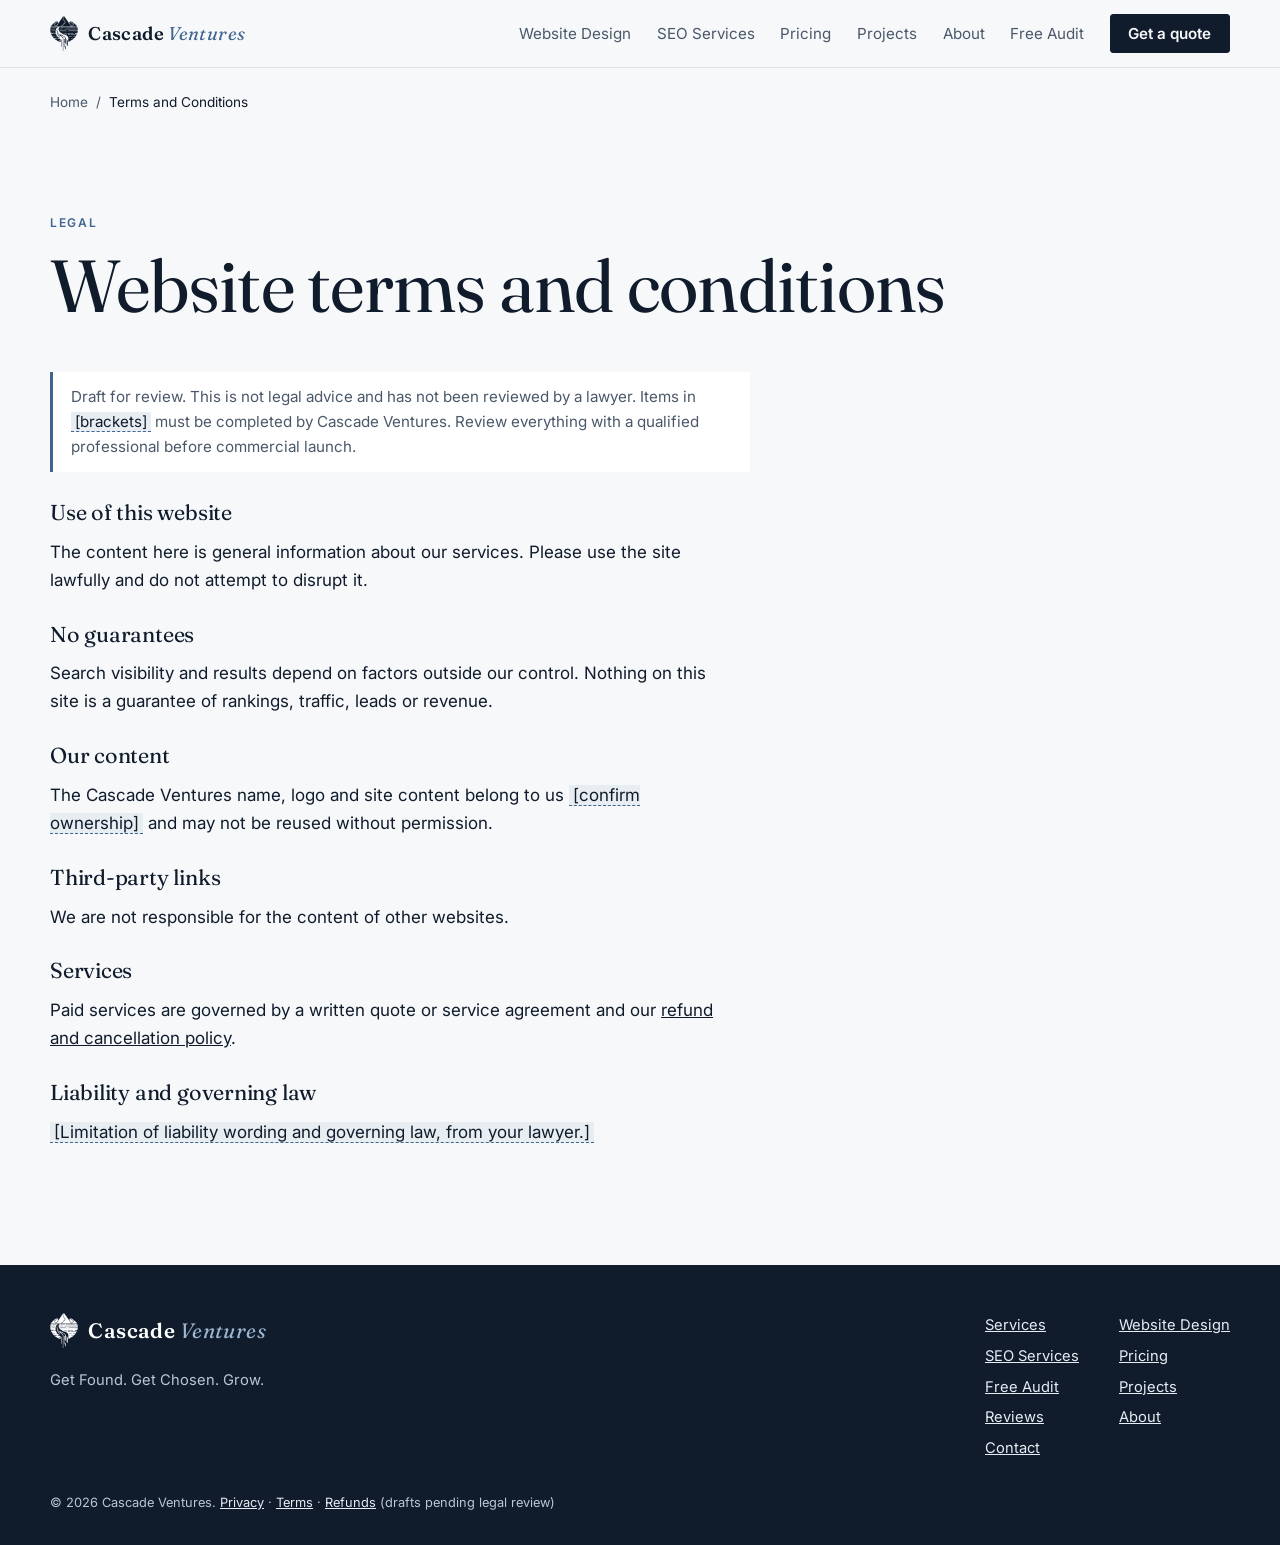
<file: terms.html>
<!DOCTYPE html><html lang="en"><head><meta charset="utf-8"><meta name="viewport" content="width=device-width, initial-scale=1, viewport-fit=cover"><title>Website Terms and Conditions (Draft) | Cascade Ventures</title><meta name="description" content="Draft website terms and conditions for Cascade Ventures, including the notice that search results are not guaranteed."><meta name="robots" content="noindex, follow"><link rel="canonical" href="https://www.cascadeventures.ca/terms"><meta property="og:type" content="website"><meta property="og:site_name" content="Cascade Ventures"><meta property="og:locale" content="en_CA"><meta property="og:title" content="Website Terms and Conditions (Draft) | Cascade Ventures"><meta property="og:description" content="Draft website terms and conditions for Cascade Ventures, including the notice that search results are not guaranteed."><meta property="og:url" content="https://www.cascadeventures.ca/terms"><meta property="og:image" content="https://www.cascadeventures.ca/assets/og-image.png"><meta property="og:image:width" content="1200"><meta property="og:image:height" content="630"><meta property="og:image:alt" content="Cascade Ventures logo: a mountain, lake and waterfall mark, with the tagline Get Found. Get Chosen. Grow."><meta name="twitter:card" content="summary_large_image"><meta name="twitter:title" content="Website Terms and Conditions (Draft) | Cascade Ventures"><meta name="twitter:description" content="Draft website terms and conditions for Cascade Ventures, including the notice that search results are not guaranteed."><meta name="twitter:image" content="https://www.cascadeventures.ca/assets/og-image.png"><meta name="twitter:image:alt" content="Cascade Ventures logo: a mountain, lake and waterfall mark, with the tagline Get Found. Get Chosen. Grow."><meta name="theme-color" content="#101C2C"><link rel="icon" href="/favicon.ico" sizes="any"><link rel="icon" type="image/png" sizes="32x32" href="/favicon-32.png"><link rel="apple-touch-icon" href="/apple-touch-icon.png"><link rel="preconnect" href="https://fonts.googleapis.com"><link rel="preconnect" href="https://fonts.gstatic.com" crossorigin><link href="https://fonts.googleapis.com/css2?family=Fraunces:opsz,wght@9..144,400;9..144,600&amp;family=Inter:wght@400;500;600&amp;display=swap" rel="stylesheet"><link rel="stylesheet" href="/assets/site.css"><script type="application/ld+json">{"@context":"https://schema.org","@graph":[{"@type":"BreadcrumbList","itemListElement":[{"@type":"ListItem","position":1,"name":"Home","item":"https://www.cascadeventures.ca/"},{"@type":"ListItem","position":2,"name":"Terms and Conditions","item":"https://www.cascadeventures.ca/terms"}]}]}</script></head><body><a class="skip" href="#main">Skip to content</a><div class="consent" id="consent" role="region" aria-label="Analytics choice" hidden><p>We would like to use analytics to understand how the site is used. Nothing loads unless you accept.</p><button class="btn" id="c-yes" type="button">Accept analytics</button><button class="btn ghost" id="c-no" type="button">Decline</button></div><header class="top"><div class="wrap"><a class="logo" href="/" aria-label="Cascade Ventures home"><i aria-hidden="true"></i><b style="font-weight:inherit">Cascade <span>Ventures</span></b></a><button class="menu" aria-expanded="false" aria-controls="nl">Menu</button><nav aria-label="Main"><ul id="nl"><li><a href="/website-design">Website Design</a></li><li><a href="/seo-services">SEO Services</a></li><li><a href="/pricing">Pricing</a></li><li><a href="/projects">Projects</a></li><li><a href="/about">About</a></li><li><a href="/visibility-audit">Free Audit</a></li><li><a class="btn" style="padding:.55rem 1.1rem;color:var(--bg)" href="/contact">Get a quote</a></li></ul></nav></div></header><main id="main" tabindex="-1"><div class="wrap crumbs-wrap"><nav class="crumbs" aria-label="Breadcrumb"><ol><li><a href="/">Home</a></li><li aria-current="page">Terms and Conditions</li></ol></nav></div><section class="legal"><div class="wrap"><span class="eyebrow">Legal</span><h1>Website terms and conditions</h1><p class="note">Draft for review. This is not legal advice and has not been reviewed by a lawyer. Items in <mark class="ph">[brackets]</mark> must be completed by Cascade Ventures. Review everything with a qualified professional before commercial launch.</p><h2 class="sm">Use of this website</h2><p>The content here is general information about our services. Please use the site lawfully and do not attempt to disrupt it.</p><h2 class="sm">No guarantees</h2><p>Search visibility and results depend on factors outside our control. Nothing on this site is a guarantee of rankings, traffic, leads or revenue.</p><h2 class="sm">Our content</h2><p>The Cascade Ventures name, logo and site content belong to us <mark class="ph">[confirm ownership]</mark> and may not be reused without permission.</p><h2 class="sm">Third-party links</h2><p>We are not responsible for the content of other websites.</p><h2 class="sm">Services</h2><p>Paid services are governed by a written quote or service agreement and our <a href="/refunds">refund and cancellation policy</a>.</p><h2 class="sm">Liability and governing law</h2><p><mark class="ph">[Limitation of liability wording and governing law, from your lawyer.]</mark></p></div></section></main><footer><div class="wrap"><div><a class="logo" href="/" aria-label="Cascade Ventures home"><i aria-hidden="true"></i><b style="font-weight:inherit">Cascade <span>Ventures</span></b></a><p style="margin-top:.8rem">Get Found. Get Chosen. Grow.</p></div><ul class="cols"><li><a href="/services">Services</a></li><li><a href="/website-design">Website Design</a></li><li><a href="/seo-services">SEO Services</a></li><li><a href="/pricing">Pricing</a></li><li><a href="/visibility-audit">Free Audit</a></li><li><a href="/projects">Projects</a></li><li><a href="/reviews">Reviews</a></li><li><a href="/about">About</a></li><li><a href="/contact">Contact</a></li></ul><p style="width:100%;font-size:.8rem;margin:0">© <span id="yr">2026</span> Cascade Ventures. <a href="/privacy">Privacy</a> · <a href="/terms">Terms</a> · <a href="/refunds">Refunds</a> (drafts pending legal review)</p></div></footer><script src="/assets/site.js" defer></script></body></html>
</file>
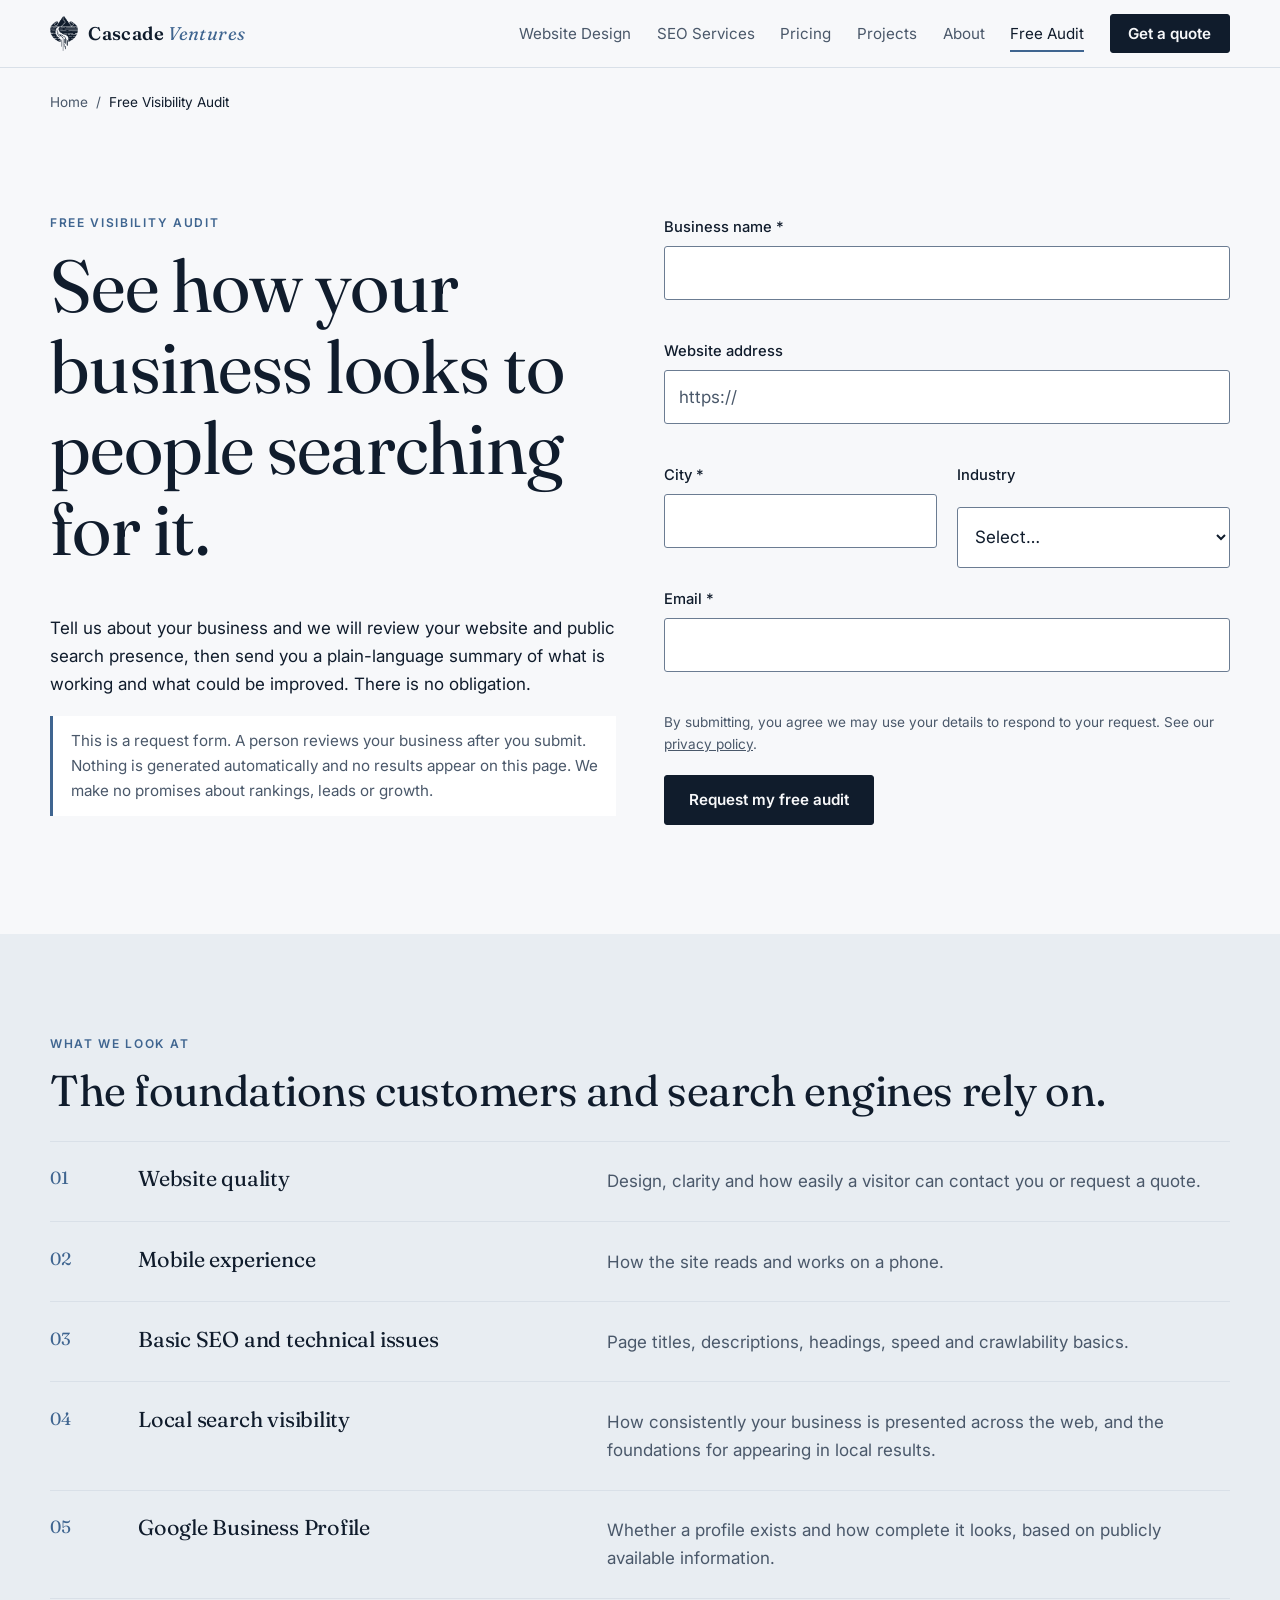
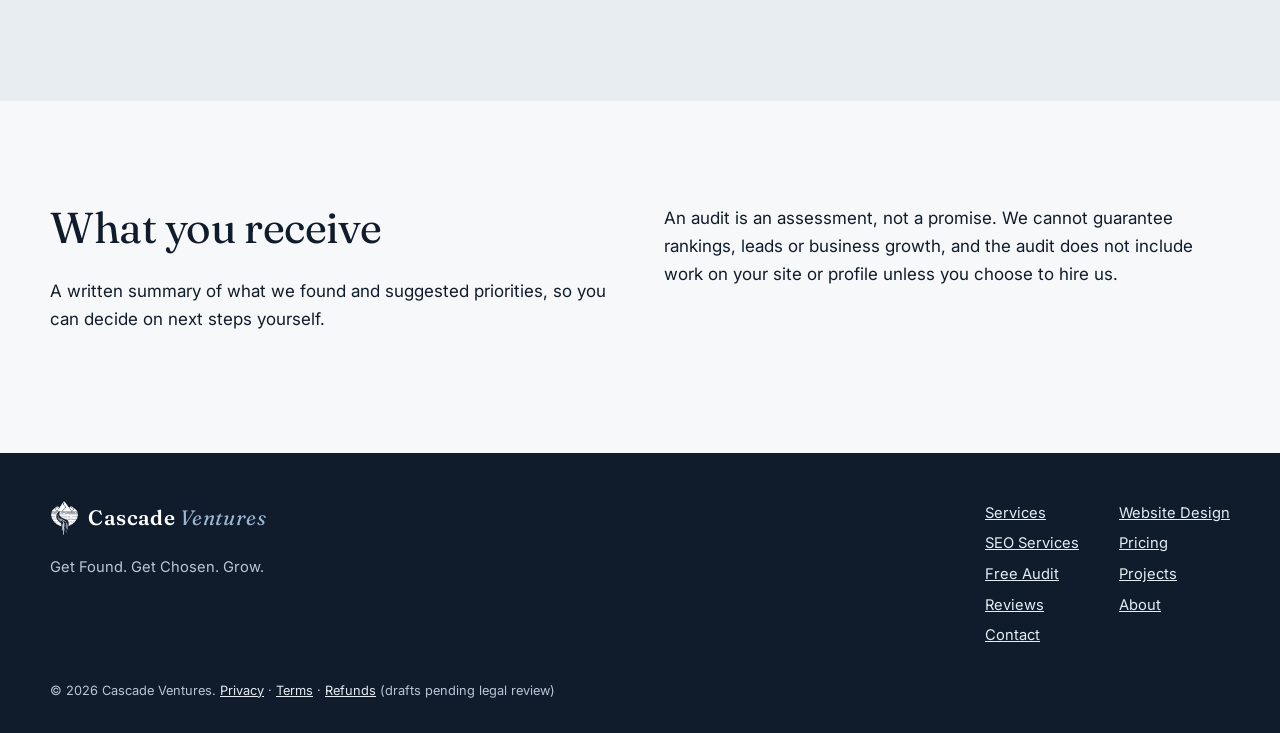
<file: visibility-audit.html>
<!DOCTYPE html><html lang="en"><head><meta charset="utf-8"><meta name="viewport" content="width=device-width, initial-scale=1, viewport-fit=cover"><title>Free Online Visibility Audit | Cascade Ventures</title><meta name="description" content="Request a free review of your website and local search presence. A person reviews your business and sends a plain-language summary."><meta name="robots" content="index, follow"><link rel="canonical" href="https://www.cascadeventures.ca/visibility-audit"><meta property="og:type" content="website"><meta property="og:site_name" content="Cascade Ventures"><meta property="og:locale" content="en_CA"><meta property="og:title" content="Free Online Visibility Audit | Cascade Ventures"><meta property="og:description" content="Request a free review of your website and local search presence. A person reviews your business and sends a plain-language summary."><meta property="og:url" content="https://www.cascadeventures.ca/visibility-audit"><meta property="og:image" content="https://www.cascadeventures.ca/assets/og-image.png"><meta property="og:image:width" content="1200"><meta property="og:image:height" content="630"><meta property="og:image:alt" content="Cascade Ventures logo: a mountain, lake and waterfall mark, with the tagline Get Found. Get Chosen. Grow."><meta name="twitter:card" content="summary_large_image"><meta name="twitter:title" content="Free Online Visibility Audit | Cascade Ventures"><meta name="twitter:description" content="Request a free review of your website and local search presence. A person reviews your business and sends a plain-language summary."><meta name="twitter:image" content="https://www.cascadeventures.ca/assets/og-image.png"><meta name="twitter:image:alt" content="Cascade Ventures logo: a mountain, lake and waterfall mark, with the tagline Get Found. Get Chosen. Grow."><meta name="theme-color" content="#101C2C"><link rel="icon" href="/favicon.ico" sizes="any"><link rel="icon" type="image/png" sizes="32x32" href="/favicon-32.png"><link rel="apple-touch-icon" href="/apple-touch-icon.png"><link rel="preconnect" href="https://fonts.googleapis.com"><link rel="preconnect" href="https://fonts.gstatic.com" crossorigin><link href="https://fonts.googleapis.com/css2?family=Fraunces:opsz,wght@9..144,400;9..144,600&amp;family=Inter:wght@400;500;600&amp;display=swap" rel="stylesheet"><link rel="stylesheet" href="/assets/site.css"><script type="application/ld+json">{"@context":"https://schema.org","@graph":[{"@type":"BreadcrumbList","itemListElement":[{"@type":"ListItem","position":1,"name":"Home","item":"https://www.cascadeventures.ca/"},{"@type":"ListItem","position":2,"name":"Free Visibility Audit","item":"https://www.cascadeventures.ca/visibility-audit"}]}]}</script></head><body><a class="skip" href="#main">Skip to content</a><div class="consent" id="consent" role="region" aria-label="Analytics choice" hidden><p>We would like to use analytics to understand how the site is used. Nothing loads unless you accept.</p><button class="btn" id="c-yes" type="button">Accept analytics</button><button class="btn ghost" id="c-no" type="button">Decline</button></div><header class="top"><div class="wrap"><a class="logo" href="/" aria-label="Cascade Ventures home"><i aria-hidden="true"></i><b style="font-weight:inherit">Cascade <span>Ventures</span></b></a><button class="menu" aria-expanded="false" aria-controls="nl">Menu</button><nav aria-label="Main"><ul id="nl"><li><a href="/website-design">Website Design</a></li><li><a href="/seo-services">SEO Services</a></li><li><a href="/pricing">Pricing</a></li><li><a href="/projects">Projects</a></li><li><a href="/about">About</a></li><li><a href="/visibility-audit" aria-current="page">Free Audit</a></li><li><a class="btn" style="padding:.55rem 1.1rem;color:var(--bg)" href="/contact">Get a quote</a></li></ul></nav></div></header><main id="main" tabindex="-1"><div class="wrap crumbs-wrap"><nav class="crumbs" aria-label="Breadcrumb"><ol><li><a href="/">Home</a></li><li aria-current="page">Free Visibility Audit</li></ol></nav></div><section><div class="wrap split"><div><span class="eyebrow">Free visibility audit</span><h1>See how your business looks to people searching for it.</h1><p>Tell us about your business and we will review your website and public search presence, then send you a plain-language summary of what is working and what could be improved. There is no obligation.</p><p class="note">This is a request form. A person reviews your business after you submit. Nothing is generated automatically and no results appear on this page. We make no promises about rankings, leads or growth.</p></div><div><form id="af" novalidate data-kind="Free visibility audit"><div class="f"><label for="a-biz">Business name *</label><input id="a-biz" name="Business" type="text" autocomplete="organization" data-v="req" data-m="Please enter your business name." aria-describedby="e-a-biz"><div class="err" id="e-a-biz"></div></div><div class="f"><label for="a-site">Website address</label><input id="a-site" name="Website" type="url" placeholder="https://" data-v="url" data-m="Enter a full address starting with https://" aria-describedby="e-a-site"><div class="err" id="e-a-site"></div></div><div class="two"><div class="f"><label for="a-city">City *</label><input id="a-city" name="City" type="text" autocomplete="address-level2" data-v="req" data-m="Please enter your city." aria-describedby="e-a-city"><div class="err" id="e-a-city"></div></div><div class="f"><label for="a-ind">Industry</label><select id="a-ind" name="Industry"><option value="">Select…</option><option>Contractor / trades</option><option>Restaurant</option><option>Salon / personal care</option><option>Cleaning</option><option>Professional services</option><option>Other</option></select></div></div><div class="f"><label for="a-email">Email *</label><input id="a-email" name="Email" type="email" autocomplete="email" data-v="email" data-m="Please enter a valid email address." aria-describedby="e-a-email"><div class="err" id="e-a-email"></div></div><div class="hp" aria-hidden="true"><label>Leave blank<input name="hp" tabindex="-1" autocomplete="off"></label></div><p class="fine">By submitting, you agree we may use your details to respond to your request. See our <a href="/privacy">privacy policy</a>.</p><div><button class="btn" type="submit">Request my free audit</button></div></form><div class="status" role="status" aria-live="polite" tabindex="-1"></div></div></div></section><section class="alt"><div class="wrap"><span class="eyebrow">What we look at</span><h2>The foundations customers and search engines rely on.</h2><div class="rows"><div class="lift"><span class="n">01</span><h3>Website quality</h3><p>Design, clarity and how easily a visitor can contact you or request a quote.</p></div><div class="lift"><span class="n">02</span><h3>Mobile experience</h3><p>How the site reads and works on a phone.</p></div><div class="lift"><span class="n">03</span><h3>Basic SEO and technical issues</h3><p>Page titles, descriptions, headings, speed and crawlability basics.</p></div><div class="lift"><span class="n">04</span><h3>Local search visibility</h3><p>How consistently your business is presented across the web, and the foundations for appearing in local results.</p></div><div class="lift"><span class="n">05</span><h3>Google Business Profile</h3><p>Whether a profile exists and how complete it looks, based on publicly available information.</p></div></div></div></section><section><div class="wrap split"><div><h2>What you receive</h2><p>A written summary of what we found and suggested priorities, so you can decide on next steps yourself.</p></div><div><p>An audit is an assessment, not a promise. We cannot guarantee rankings, leads or business growth, and the audit does not include work on your site or profile unless you choose to hire us.</p></div></div></section></main><footer><div class="wrap"><div><a class="logo" href="/" aria-label="Cascade Ventures home"><i aria-hidden="true"></i><b style="font-weight:inherit">Cascade <span>Ventures</span></b></a><p style="margin-top:.8rem">Get Found. Get Chosen. Grow.</p></div><ul class="cols"><li><a href="/services">Services</a></li><li><a href="/website-design">Website Design</a></li><li><a href="/seo-services">SEO Services</a></li><li><a href="/pricing">Pricing</a></li><li><a href="/visibility-audit">Free Audit</a></li><li><a href="/projects">Projects</a></li><li><a href="/reviews">Reviews</a></li><li><a href="/about">About</a></li><li><a href="/contact">Contact</a></li></ul><p style="width:100%;font-size:.8rem;margin:0">© <span id="yr">2026</span> Cascade Ventures. <a href="/privacy">Privacy</a> · <a href="/terms">Terms</a> · <a href="/refunds">Refunds</a> (drafts pending legal review)</p></div></footer><script src="/assets/site.js" defer></script></body></html>
</file>
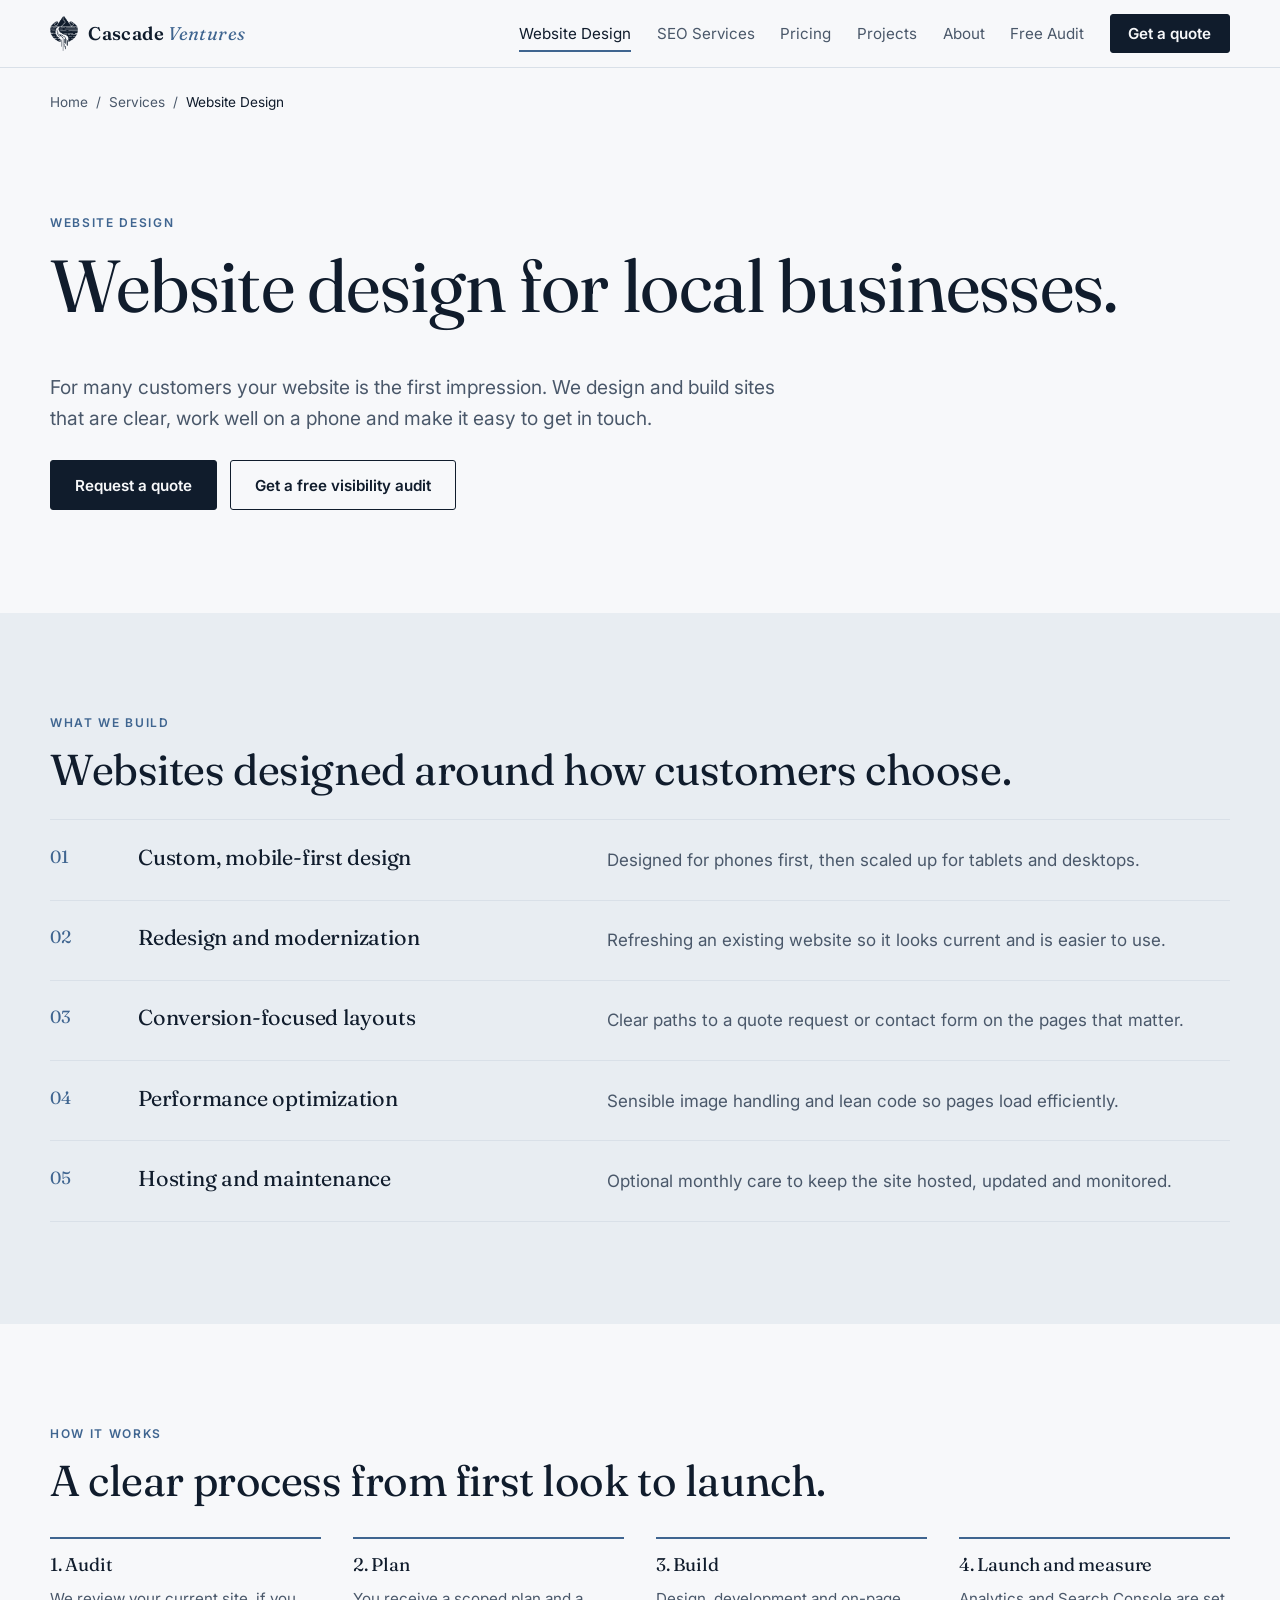
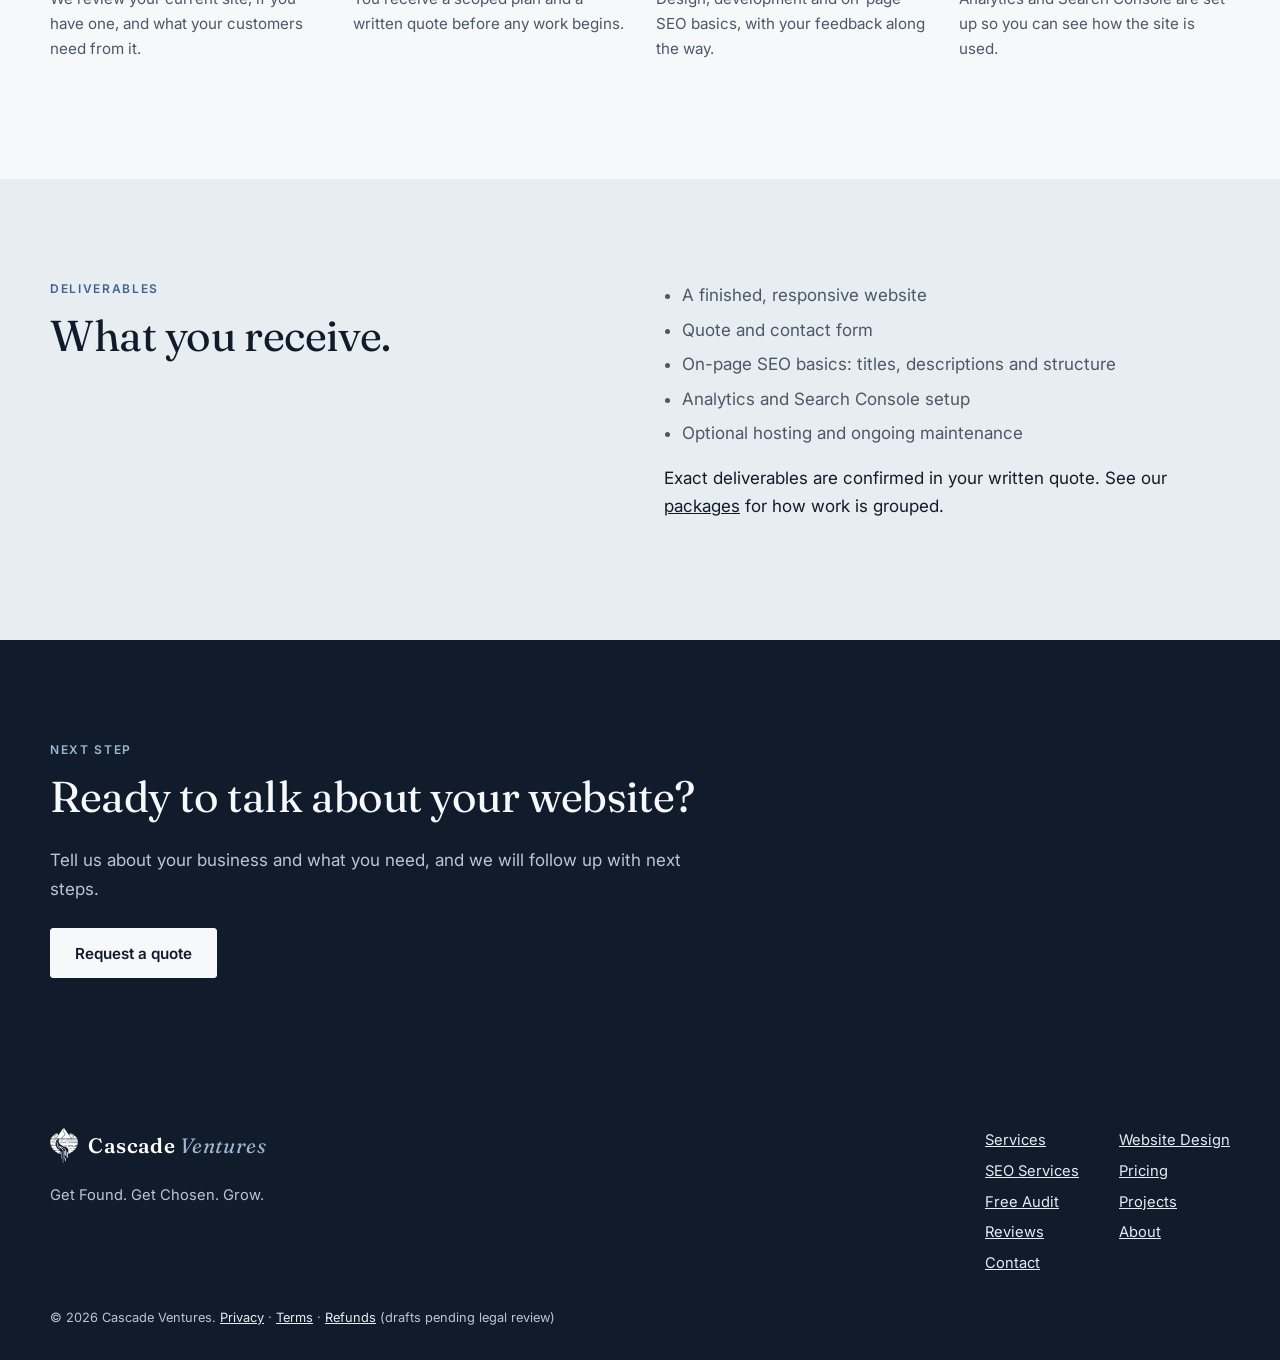
<file: website-design.html>
<!DOCTYPE html><html lang="en"><head><meta charset="utf-8"><meta name="viewport" content="width=device-width, initial-scale=1, viewport-fit=cover"><title>Website Design for Local Businesses | Cascade Ventures</title><meta name="description" content="Custom, mobile-first website design and development with clear quote and contact paths. See how Cascade Ventures builds websites for local businesses."><meta name="robots" content="index, follow"><link rel="canonical" href="https://www.cascadeventures.ca/website-design"><meta property="og:type" content="website"><meta property="og:site_name" content="Cascade Ventures"><meta property="og:locale" content="en_CA"><meta property="og:title" content="Website Design for Local Businesses | Cascade Ventures"><meta property="og:description" content="Custom, mobile-first website design and development with clear quote and contact paths. See how Cascade Ventures builds websites for local businesses."><meta property="og:url" content="https://www.cascadeventures.ca/website-design"><meta property="og:image" content="https://www.cascadeventures.ca/assets/og-image.png"><meta property="og:image:width" content="1200"><meta property="og:image:height" content="630"><meta property="og:image:alt" content="Cascade Ventures logo: a mountain, lake and waterfall mark, with the tagline Get Found. Get Chosen. Grow."><meta name="twitter:card" content="summary_large_image"><meta name="twitter:title" content="Website Design for Local Businesses | Cascade Ventures"><meta name="twitter:description" content="Custom, mobile-first website design and development with clear quote and contact paths. See how Cascade Ventures builds websites for local businesses."><meta name="twitter:image" content="https://www.cascadeventures.ca/assets/og-image.png"><meta name="twitter:image:alt" content="Cascade Ventures logo: a mountain, lake and waterfall mark, with the tagline Get Found. Get Chosen. Grow."><meta name="theme-color" content="#101C2C"><link rel="icon" href="/favicon.ico" sizes="any"><link rel="icon" type="image/png" sizes="32x32" href="/favicon-32.png"><link rel="apple-touch-icon" href="/apple-touch-icon.png"><link rel="preconnect" href="https://fonts.googleapis.com"><link rel="preconnect" href="https://fonts.gstatic.com" crossorigin><link href="https://fonts.googleapis.com/css2?family=Fraunces:opsz,wght@9..144,400;9..144,600&amp;family=Inter:wght@400;500;600&amp;display=swap" rel="stylesheet"><link rel="stylesheet" href="/assets/site.css"><script type="application/ld+json">{"@context":"https://schema.org","@graph":[{"@type":"BreadcrumbList","itemListElement":[{"@type":"ListItem","position":1,"name":"Home","item":"https://www.cascadeventures.ca/"},{"@type":"ListItem","position":2,"name":"Services","item":"https://www.cascadeventures.ca/services"},{"@type":"ListItem","position":3,"name":"Website Design","item":"https://www.cascadeventures.ca/website-design"}]},{"@type":"Service","name":"Website design","description":"Website design and development for local businesses, including mobile-first design, redesign, conversion-focused layouts, performance optimization and optional maintenance.","url":"https://www.cascadeventures.ca/website-design","provider":{"@type":"Organization","name":"Cascade Ventures","url":"https://www.cascadeventures.ca/"}}]}</script></head><body><a class="skip" href="#main">Skip to content</a><div class="consent" id="consent" role="region" aria-label="Analytics choice" hidden><p>We would like to use analytics to understand how the site is used. Nothing loads unless you accept.</p><button class="btn" id="c-yes" type="button">Accept analytics</button><button class="btn ghost" id="c-no" type="button">Decline</button></div><header class="top"><div class="wrap"><a class="logo" href="/" aria-label="Cascade Ventures home"><i aria-hidden="true"></i><b style="font-weight:inherit">Cascade <span>Ventures</span></b></a><button class="menu" aria-expanded="false" aria-controls="nl">Menu</button><nav aria-label="Main"><ul id="nl"><li><a href="/website-design" aria-current="page">Website Design</a></li><li><a href="/seo-services">SEO Services</a></li><li><a href="/pricing">Pricing</a></li><li><a href="/projects">Projects</a></li><li><a href="/about">About</a></li><li><a href="/visibility-audit">Free Audit</a></li><li><a class="btn" style="padding:.55rem 1.1rem;color:var(--bg)" href="/contact">Get a quote</a></li></ul></nav></div></header><main id="main" tabindex="-1"><div class="wrap crumbs-wrap"><nav class="crumbs" aria-label="Breadcrumb"><ol><li><a href="/">Home</a></li><li><a href="/services">Services</a></li><li aria-current="page">Website Design</li></ol></nav></div><section><div class="wrap"><span class="eyebrow">Website design</span><h1>Website design for local businesses.</h1><p class="lead">For many customers your website is the first impression. We design and build sites that are clear, work well on a phone and make it easy to get in touch.</p><div class="btns"><a class="btn" href="/contact">Request a quote</a><a class="btn ghost" href="/visibility-audit">Get a free visibility audit</a></div></div></section><section class="alt"><div class="wrap"><span class="eyebrow">What we build</span><h2>Websites designed around how customers choose.</h2><div class="rows"><div class="lift"><span class="n">01</span><h3>Custom, mobile-first design</h3><p>Designed for phones first, then scaled up for tablets and desktops.</p></div><div class="lift"><span class="n">02</span><h3>Redesign and modernization</h3><p>Refreshing an existing website so it looks current and is easier to use.</p></div><div class="lift"><span class="n">03</span><h3>Conversion-focused layouts</h3><p>Clear paths to a quote request or contact form on the pages that matter.</p></div><div class="lift"><span class="n">04</span><h3>Performance optimization</h3><p>Sensible image handling and lean code so pages load efficiently.</p></div><div class="lift"><span class="n">05</span><h3>Hosting and maintenance</h3><p>Optional monthly care to keep the site hosted, updated and monitored.</p></div></div></div></section><section><div class="wrap"><span class="eyebrow">How it works</span><h2>A clear process from first look to launch.</h2><div class="steps"><div class="lift"><h3>1. Audit</h3><p>We review your current site, if you have one, and what your customers need from it.</p></div><div class="lift"><h3>2. Plan</h3><p>You receive a scoped plan and a written quote before any work begins.</p></div><div class="lift"><h3>3. Build</h3><p>Design, development and on-page SEO basics, with your feedback along the way.</p></div><div class="lift"><h3>4. Launch and measure</h3><p>Analytics and Search Console are set up so you can see how the site is used.</p></div></div></div></section><section class="alt"><div class="wrap split"><div><span class="eyebrow">Deliverables</span><h2>What you receive.</h2></div><div><ul class="chk"><li>A finished, responsive website</li><li>Quote and contact form</li><li>On-page SEO basics: titles, descriptions and structure</li><li>Analytics and Search Console setup</li><li>Optional hosting and ongoing maintenance</li></ul><p>Exact deliverables are confirmed in your written quote. See our <a href="/pricing">packages</a> for how work is grouped.</p></div></div></section><section class="band"><div class="wrap"><span class="eyebrow">Next step</span><h2>Ready to talk about your website?</h2><p>Tell us about your business and what you need, and we will follow up with next steps.</p><div class="btns"><a class="btn" href="/contact">Request a quote</a></div></div></section></main><footer><div class="wrap"><div><a class="logo" href="/" aria-label="Cascade Ventures home"><i aria-hidden="true"></i><b style="font-weight:inherit">Cascade <span>Ventures</span></b></a><p style="margin-top:.8rem">Get Found. Get Chosen. Grow.</p></div><ul class="cols"><li><a href="/services">Services</a></li><li><a href="/website-design">Website Design</a></li><li><a href="/seo-services">SEO Services</a></li><li><a href="/pricing">Pricing</a></li><li><a href="/visibility-audit">Free Audit</a></li><li><a href="/projects">Projects</a></li><li><a href="/reviews">Reviews</a></li><li><a href="/about">About</a></li><li><a href="/contact">Contact</a></li></ul><p style="width:100%;font-size:.8rem;margin:0">© <span id="yr">2026</span> Cascade Ventures. <a href="/privacy">Privacy</a> · <a href="/terms">Terms</a> · <a href="/refunds">Refunds</a> (drafts pending legal review)</p></div></footer><script src="/assets/site.js" defer></script></body></html>
</file>
<file: assets/site.css>
:root{--bg:#F7F8FA;--surf:#fff;--ink:#101C2C;--mute:#4a586a;--line:#d9e0e8;--acc:#3f6590;--slate:#E8EDF2;--dark:#101C2C;--ctl:#6b7c92;--ondark:#F7F8FA;--accl:#9db6d0;--serif:"Fraunces",Georgia,serif;--sans:"Inter",system-ui,sans-serif;box-sizing:border-box;padding-top:env(safe-area-inset-top,0px);padding-bottom:env(safe-area-inset-bottom,0px);color-scheme:light}@media(prefers-color-scheme:dark){:root:not([data-theme=light]){--bg:#0d1520;--surf:#141d2a;--ink:#F1F4F8;--mute:#a9b6c6;--line:#27354a;--acc:#8fb0d3;--slate:#171f2c;--dark:#080e16;--ctl:#7d8ea6;color-scheme:dark}}:root[data-theme=dark]{--bg:#0d1520;--surf:#141d2a;--ink:#F1F4F8;--mute:#a9b6c6;--line:#27354a;--acc:#8fb0d3;--slate:#171f2c;--dark:#080e16;--ctl:#7d8ea6;color-scheme:dark}:root{--mark:url(/assets/logo-mark.webp)}html{scroll-padding-top:5rem}*,*:before,*:after{box-sizing:border-box}body{margin:0;background:var(--bg);color:var(--ink);font:400 1.0625rem/1.65 var(--sans);-webkit-font-smoothing:antialiased}a{color:inherit}:focus-visible{outline:3px solid var(--acc);outline-offset:3px;border-radius:2px}h1,h2,h3{font-family:var(--serif);font-weight:400;line-height:1.1;letter-spacing:-.01em;margin:0 0 .6em}h1{font-size:clamp(2.4rem,7vw,4.6rem)}h2{font-size:clamp(1.8rem,4vw,2.7rem)}h3{font-size:1.35rem}p{margin:0 0 1em;max-width:62ch}.wrap{width:min(1180px,100% - 2.5rem);margin-inline:auto}.eyebrow{font:600 .75rem var(--sans);letter-spacing:.14em;text-transform:uppercase;color:var(--acc);margin-bottom:1rem;display:block}.skip{position:absolute;left:-999px}.skip:focus{left:1rem;top:1rem;background:var(--surf);padding:.5rem 1rem;z-index:99}header.top{position:sticky;top:0;z-index:20;background:color-mix(in srgb,var(--bg) 92%,transparent);backdrop-filter:blur(10px);border-bottom:1px solid var(--line)}header.top .wrap{display:flex;align-items:center;justify-content:space-between;height:4.2rem}.logo{font:600 1.15rem var(--serif);text-decoration:none;letter-spacing:.02em}.logo{display:inline-flex;align-items:center;gap:.65rem}.logo i{width:1.75rem;height:2.15rem;background:currentColor;-webkit-mask:var(--mark) center/contain no-repeat;mask:var(--mark) center/contain no-repeat}.logo span{color:var(--acc);font-style:italic;font-weight:400}nav ul{display:flex;gap:1.6rem;list-style:none;margin:0;padding:0;align-items:center}nav a{text-decoration:none;font-size:.95rem;color:var(--mute);padding:.4rem 0;border-bottom:2px solid transparent;transition:color .2s,border-color .2s}nav a:hover,nav a[aria-current=page]{color:var(--ink);border-color:var(--acc)}.menu{display:none;background:none;border:1px solid var(--ctl);color:var(--ink);padding:.5rem .9rem;font:500 .9rem var(--sans);border-radius:4px;cursor:pointer}.btn{display:inline-block;font:600 .95rem var(--sans);padding:.9rem 1.5rem;border-radius:3px;text-decoration:none;border:1.5px solid var(--ink);background:var(--ink);color:var(--bg);cursor:pointer;transition:transform .2s,background .2s}.btn:hover{transform:translateY(-2px)}.btn.ghost{background:transparent;color:var(--ink)}.btn.ghost:hover{background:var(--slate)}.btns{display:flex;flex-wrap:wrap;gap:.8rem;margin-top:1.6rem}@media(max-width:820px){.menu{display:block;margin-left:auto}nav ul{display:none;position:absolute;left:0;right:0;top:100%;flex-direction:column;align-items:flex-start;gap:0;background:var(--bg);border-bottom:1px solid var(--line);padding:.5rem 1.25rem 1rem}nav ul.open{display:flex}nav li{width:100%}nav a{display:block;padding:.8rem 0}}main{animation:in .5s ease both}@keyframes in{0%{opacity:0;transform:translateY(10px)}to{opacity:1}}@media(prefers-reduced-motion:reduce){main{animation:none}.btn{transition:none}.btn:hover{transform:none}}section{padding:clamp(3.5rem,8vw,6.5rem) 0}.hero{padding-top:clamp(3rem,9vw,7rem)}.hero .grid{display:grid;gap:3rem;grid-template-columns:1.25fr .75fr;align-items:center}.hero p.lead{font-size:1.2rem;color:var(--mute)}.tag{font:italic 400 1.1rem var(--serif);color:var(--acc);margin-bottom:1.2rem}.frame{border:1px solid var(--line);background:var(--surf);border-radius:6px;overflow:hidden}.frame .bar{display:flex;gap:6px;padding:.6rem .8rem;border-bottom:1px solid var(--line)}.bar i{width:9px;height:9px;border-radius:50%;background:var(--line)}.frame .body{padding:1.2rem;display:grid;gap:.6rem}.frame .body b{display:block;height:.8rem;background:var(--slate);border-radius:2px}.frame .body b.h{height:1.6rem;width:70%;background:var(--acc);opacity:.55}.frame .body b.s{width:55%}.frame .body b.btnx{width:30%;height:1.8rem;background:var(--ink);opacity:.85}.cap{font-size:.8rem;color:var(--mute);padding:.7rem .9rem;border-top:1px solid var(--line)}.rows>div{display:grid;grid-template-columns:4rem 1fr 1.4fr;gap:1.5rem;padding:1.6rem 0;border-top:1px solid var(--line)}.rows>div:last-child{border-bottom:1px solid var(--line)}.rows .n{font:400 1.1rem var(--serif);color:var(--acc)}.rows h3{margin:0}.rows p{margin:0;color:var(--mute)}.band{background:var(--dark);color:var(--ondark)}.band .eyebrow{color:var(--accl)}.band p{color:#b9c6d6}.band .btn{background:var(--ondark);color:#101c2c;border-color:var(--ondark)}.steps{display:grid;grid-template-columns:repeat(4,1fr);gap:2rem;counter-reset:s;margin-top:2rem}.steps div{border-top:2px solid var(--acc);padding-top:1rem}.steps h3{font-size:1.15rem}.steps p{font-size:.95rem;color:var(--mute)}.svc{display:grid;grid-template-columns:1fr 1.2fr;gap:3rem;padding:2.2rem 0;border-top:1px solid var(--line)}.svc h2{font-size:clamp(1.6rem,3vw,2.1rem);margin:.3rem 0 .5rem}.svc .n{font:400 1.1rem var(--serif);color:var(--acc)}.svc p{color:var(--mute)}.hero-mark{justify-self:end;align-self:center;width:min(100%,250px);aspect-ratio:98/120;background:var(--acc);opacity:.85;-webkit-mask:var(--mark) center/contain no-repeat;mask:var(--mark) center/contain no-repeat}@media(max-width:900px){.svc{grid-template-columns:1fr;gap:1rem}.hero-mark{display:none}}.pkgs{display:grid;grid-template-columns:repeat(3,1fr);gap:2.5rem}.pkg{border-top:2px solid var(--acc);padding-top:1.2rem;display:flex;flex-direction:column}.pkg.wide{grid-column:1/-1}.pkg .sm{margin-bottom:.3rem}.pkg .opt{font:600 .78rem var(--sans);letter-spacing:.1em;text-transform:uppercase;margin:1rem 0 .4rem;color:var(--mute)}.price{margin:.6rem 0}.price b{font:400 1.7rem var(--serif)}.price b.tbc{font-size:1.1rem;color:var(--mute);font-style:italic}.pkg .btn{margin-top:auto;align-self:flex-start}.pkg ul{margin-bottom:1.2rem}.rev{margin:0 0 2rem;max-width:62ch}.rev blockquote{margin:0 0 .6rem;font:400 1.4rem/1.4 var(--serif)}.rev figcaption{color:var(--mute);font-size:.92rem}.badge{display:inline-block;font:600 .72rem var(--sans);letter-spacing:.08em;text-transform:uppercase;color:var(--mute);border:1px solid var(--ctl);padding:.15rem .5rem;border-radius:2px;margin-bottom:.5rem}.frame .sm{font-size:1.15rem;margin:.2rem 0}.frame .cap p{margin:0;max-width:none}.sm{font-size:1.35rem}.legal .sm{margin-top:1.8rem}.ph{background:var(--slate);color:var(--ink);padding:0 .25rem;border-bottom:1px dashed var(--acc)}.fine{font-size:.85rem;color:var(--mute);margin:0}.consent{position:fixed;left:0;right:0;bottom:0;z-index:30;background:var(--dark);color:#e5ecf4;padding:1rem 1.25rem calc(1rem + env(safe-area-inset-bottom,0px));display:flex;flex-wrap:wrap;gap:.8rem 1.2rem;align-items:center}.consent[hidden]{display:none}.consent p{margin:0;flex:1 1 20rem}.consent .btn{background:#f7f8fa;color:#101c2c;border-color:#f7f8fa}.consent .btn.ghost{background:transparent;color:#f7f8fa}.sr{position:absolute;width:1px;height:1px;overflow:hidden;clip:rect(0 0 0 0);white-space:nowrap}body:focus{outline:none}::placeholder{color:var(--mute);opacity:1}.band :focus-visible,footer :focus-visible{outline-color:#9db6d0}@media(max-width:1060px){nav ul{gap:1.1rem}nav a{font-size:.9rem}}@media(max-width:900px){.pkgs{grid-template-columns:1fr}}.lift{position:relative;transition:transform .25s ease-out,box-shadow .25s ease-out,border-color .25s ease-out}@media(hover:hover)and (pointer:fine){.lift:hover{transform:translateY(-6px);z-index:1;border-color:var(--ctl);box-shadow:0 16px 30px -14px color-mix(in srgb,var(--dark) 60%,transparent)}.pkg.lift:hover,.steps>.lift:hover{border-top-color:var(--ink)}}@media(prefers-reduced-motion:reduce){.lift{transition:none}.lift:hover{transform:none}}.alt{background:var(--slate)}.split{display:grid;grid-template-columns:1fr 1fr;gap:3rem}ul.chk{padding-left:1.1rem;margin:0 0 1em;color:var(--mute)}ul.chk li{margin-bottom:.4rem}.inds{font:400 clamp(1.3rem,3vw,2rem)/1.5 var(--serif);color:var(--mute)}.inds span{color:var(--ink)}.note{border-left:3px solid var(--acc);padding:.8rem 1.1rem;background:var(--surf);font-size:.95rem;color:var(--mute);max-width:70ch}.gal{display:grid;grid-template-columns:repeat(3,1fr);gap:1.5rem}form{display:grid;gap:1.2rem;max-width:720px}.f{display:grid;gap:.4rem}.two{display:grid;grid-template-columns:1fr 1fr;gap:1.2rem}label,legend{font-weight:500;font-size:.92rem}input,select,textarea{font:inherit;width:100%;padding:.75rem .85rem;border:1.5px solid var(--ctl);border-radius:3px;background:var(--surf);color:var(--ink)}input[aria-invalid=true],select[aria-invalid=true],textarea[aria-invalid=true]{border-color:#b3261e}.err{color:#b3261e;font-size:.85rem;min-height:1em}@media(prefers-color-scheme:dark){.err{color:#ff9b93}}fieldset{border:0;padding:0;margin:0;display:flex;flex-wrap:wrap;gap:.5rem 1.2rem}fieldset label{display:flex;gap:.5rem;font-weight:400;align-items:center}fieldset input{width:auto}.hp{position:absolute;left:-9999px}.status{padding:1rem 1.2rem;border:1px solid var(--line);background:var(--surf);border-radius:4px;display:none;max-width:720px}.status.on{display:block}footer{background:var(--dark);color:#b9c6d6;padding:3rem 0 2rem;font-size:.92rem}footer .wrap{display:flex;flex-wrap:wrap;gap:2rem;justify-content:space-between}footer a{color:#e5ecf4}footer .logo{color:#fff;font-size:1.3rem}footer .logo span{color:#9db6d0}footer ul{list-style:none;padding:0;margin:0;display:grid;gap:.4rem}footer p{max-width:none}@media(max-width:900px){.hero .grid,.split{grid-template-columns:1fr}.steps{grid-template-columns:1fr 1fr}.gal{grid-template-columns:1fr}.rows>div{grid-template-columns:2.5rem 1fr}.rows p{grid-column:2}}@media(max-width:560px){.steps,.two{grid-template-columns:1fr}.btn{width:100%;text-align:center}}.crumbs{padding-top:1.4rem;font-size:.85rem}.crumbs ol{display:flex;flex-wrap:wrap;gap:.2rem .5rem;list-style:none;margin:0;padding:0}.crumbs li+li:before{content:"/";margin-right:.5rem;color:var(--mute)}.crumbs a{color:var(--mute)}.crumbs a:hover{color:var(--ink)}.crumbs+section{padding-top:clamp(2rem,5vw,3.5rem)}footer ul.cols{grid-template-columns:repeat(2,auto);gap:.4rem 2.5rem}main:focus{outline:none}.lead{font-size:1.2rem;color:var(--mute)}.crumbs li{width:auto}.crumbs a{display:inline;padding:0;border-bottom:0;font-size:inherit}
</file>
